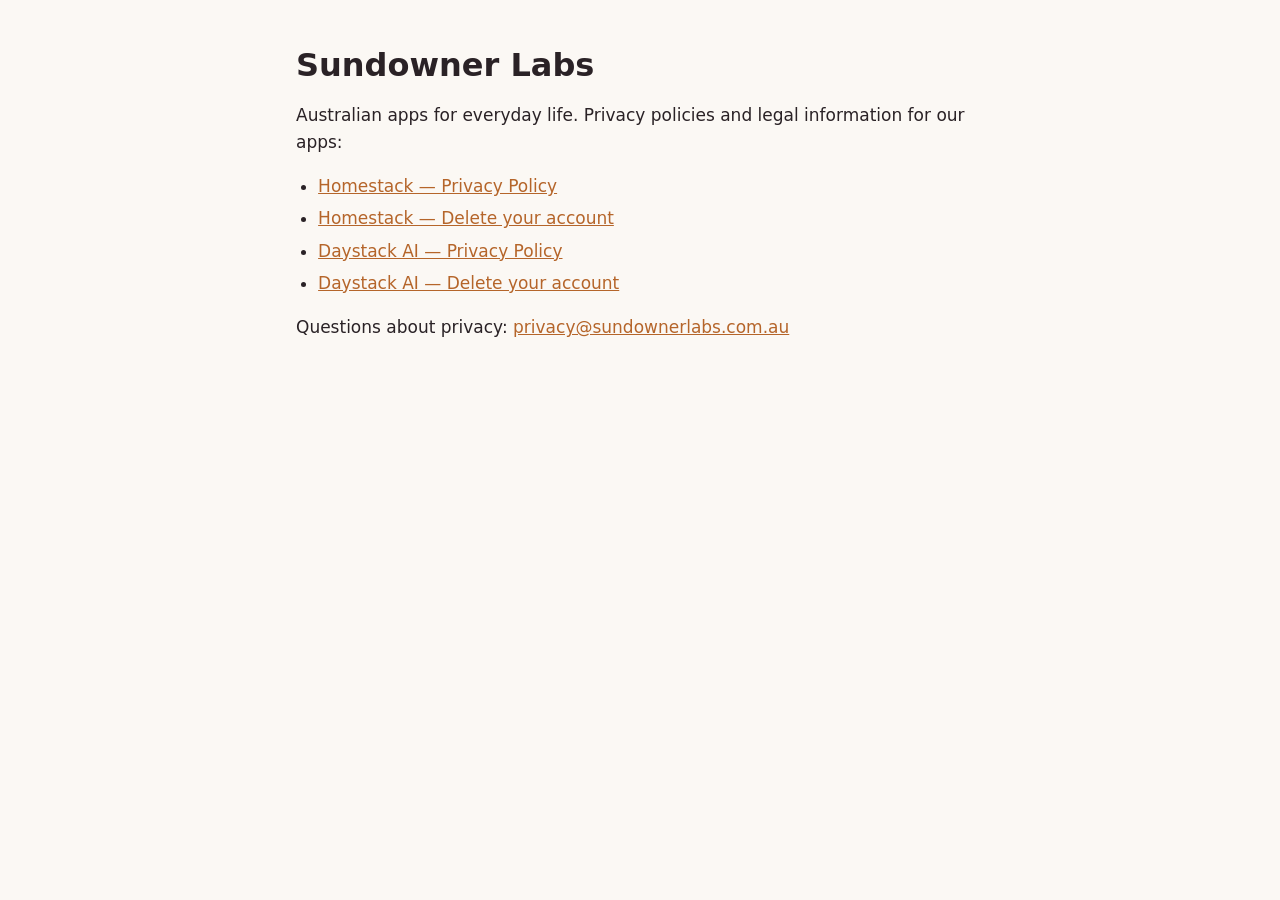
<file: index.html>
<!doctype html>
<html lang="en-AU">
<head>
  <meta charset="utf-8">
  <meta name="viewport" content="width=device-width, initial-scale=1">
  <title>Sundowner Labs</title>
  <meta name="description" content="Privacy policies and legal information for Sundowner Labs apps.">
  <link rel="stylesheet" href="style.css">
</head>
<body>
<main>
  <h1>Sundowner Labs</h1>
  <p>Australian apps for everyday life. Privacy policies and legal information for our apps:</p>
  <ul>
    <li><a href="homestack/privacy/">Homestack — Privacy Policy</a></li>
    <li><a href="homestack/delete-account/">Homestack — Delete your account</a></li>
    <li><a href="daystack/privacy/">Daystack AI — Privacy Policy</a></li>
    <li><a href="daystack/delete-account/">Daystack AI — Delete your account</a></li>
  </ul>
  <p>Questions about privacy: <a href="mailto:privacy@sundownerlabs.com.au">privacy@sundownerlabs.com.au</a></p>
</main>
</body>
</html>
</file>
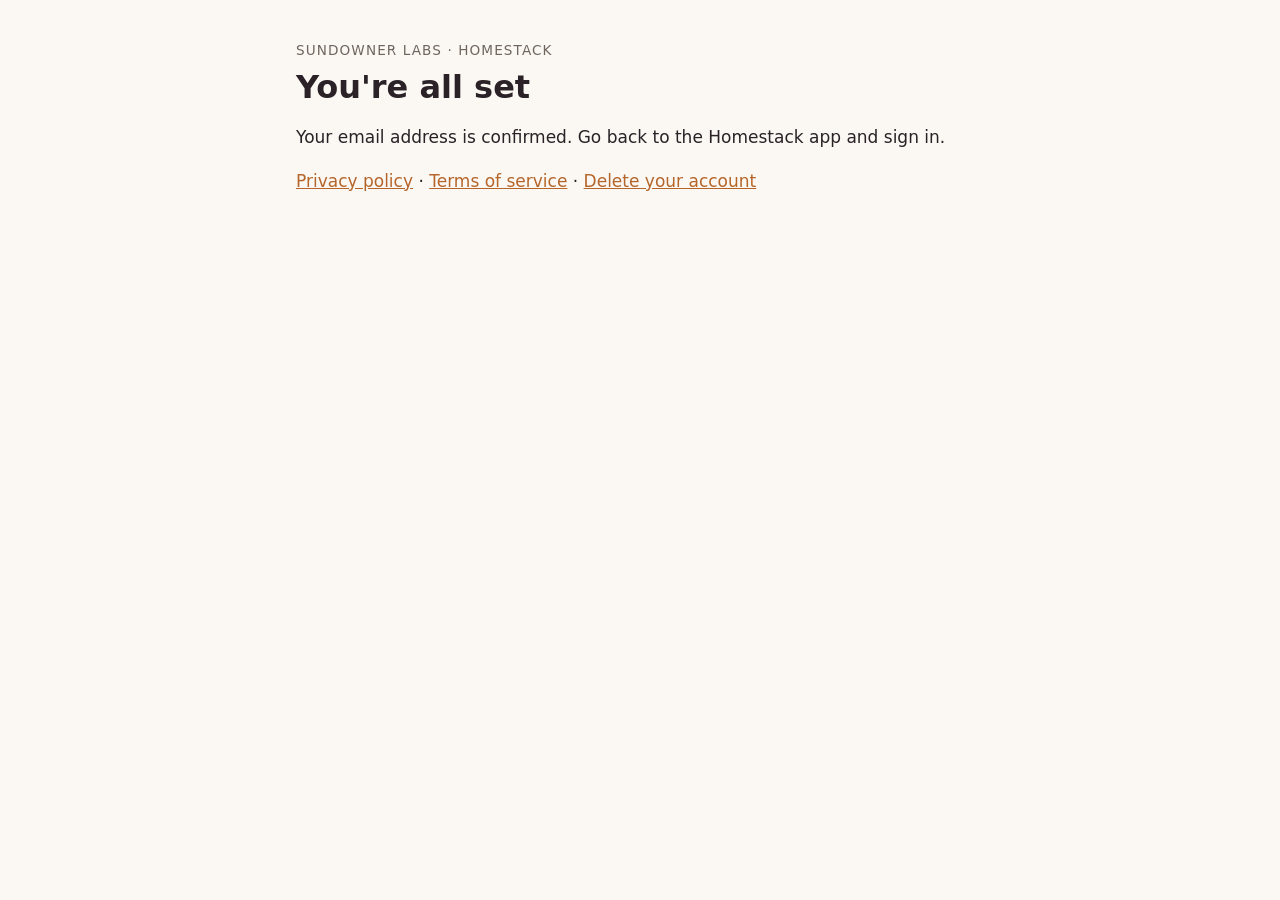
<file: homestack/index.html>
<!doctype html>
<html lang="en-AU">
<head>
  <meta charset="utf-8">
  <meta name="viewport" content="width=device-width, initial-scale=1">
  <title>Homestack</title>
  <meta name="description" content="Homestack, the family calendar app by Sundowner Labs.">
  <link rel="stylesheet" href="../style.css">
</head>
<body>
<main>
  <p class="eyebrow"><a href="../">Sundowner Labs</a> · Homestack</p>
  <h1 id="title">You're all set</h1>
  <p id="message">Your email address is confirmed. Go back to the Homestack app and sign in.</p>

  <p>
    <a href="privacy/">Privacy policy</a> ·
    <a href="terms/">Terms of service</a> ·
    <a href="delete-account/">Delete your account</a>
  </p>
</main>
<script>
  // Sign-up confirmation links land here. Supabase puts any error in the
  // address after "#", e.g. #error_code=otp_expired. Text only, never HTML.
  (function () {
    var params = new URLSearchParams(window.location.hash.slice(1) || window.location.search.slice(1));
    var code = params.get('error_code');
    if (!code && !params.get('error')) return;
    document.getElementById('title').textContent = "That link didn't work";
    document.getElementById('message').textContent = code === 'otp_expired'
      ? 'The confirmation link has expired or was already used. Open the Homestack app and sign up again with the same email address to get a new link. If you already confirmed, just sign in.'
      : 'We couldn’t confirm your email address. Open the Homestack app and try again, or email privacy@sundownerlabs.com.au for help.';
  })();
</script>
</body>
</html>
</file>
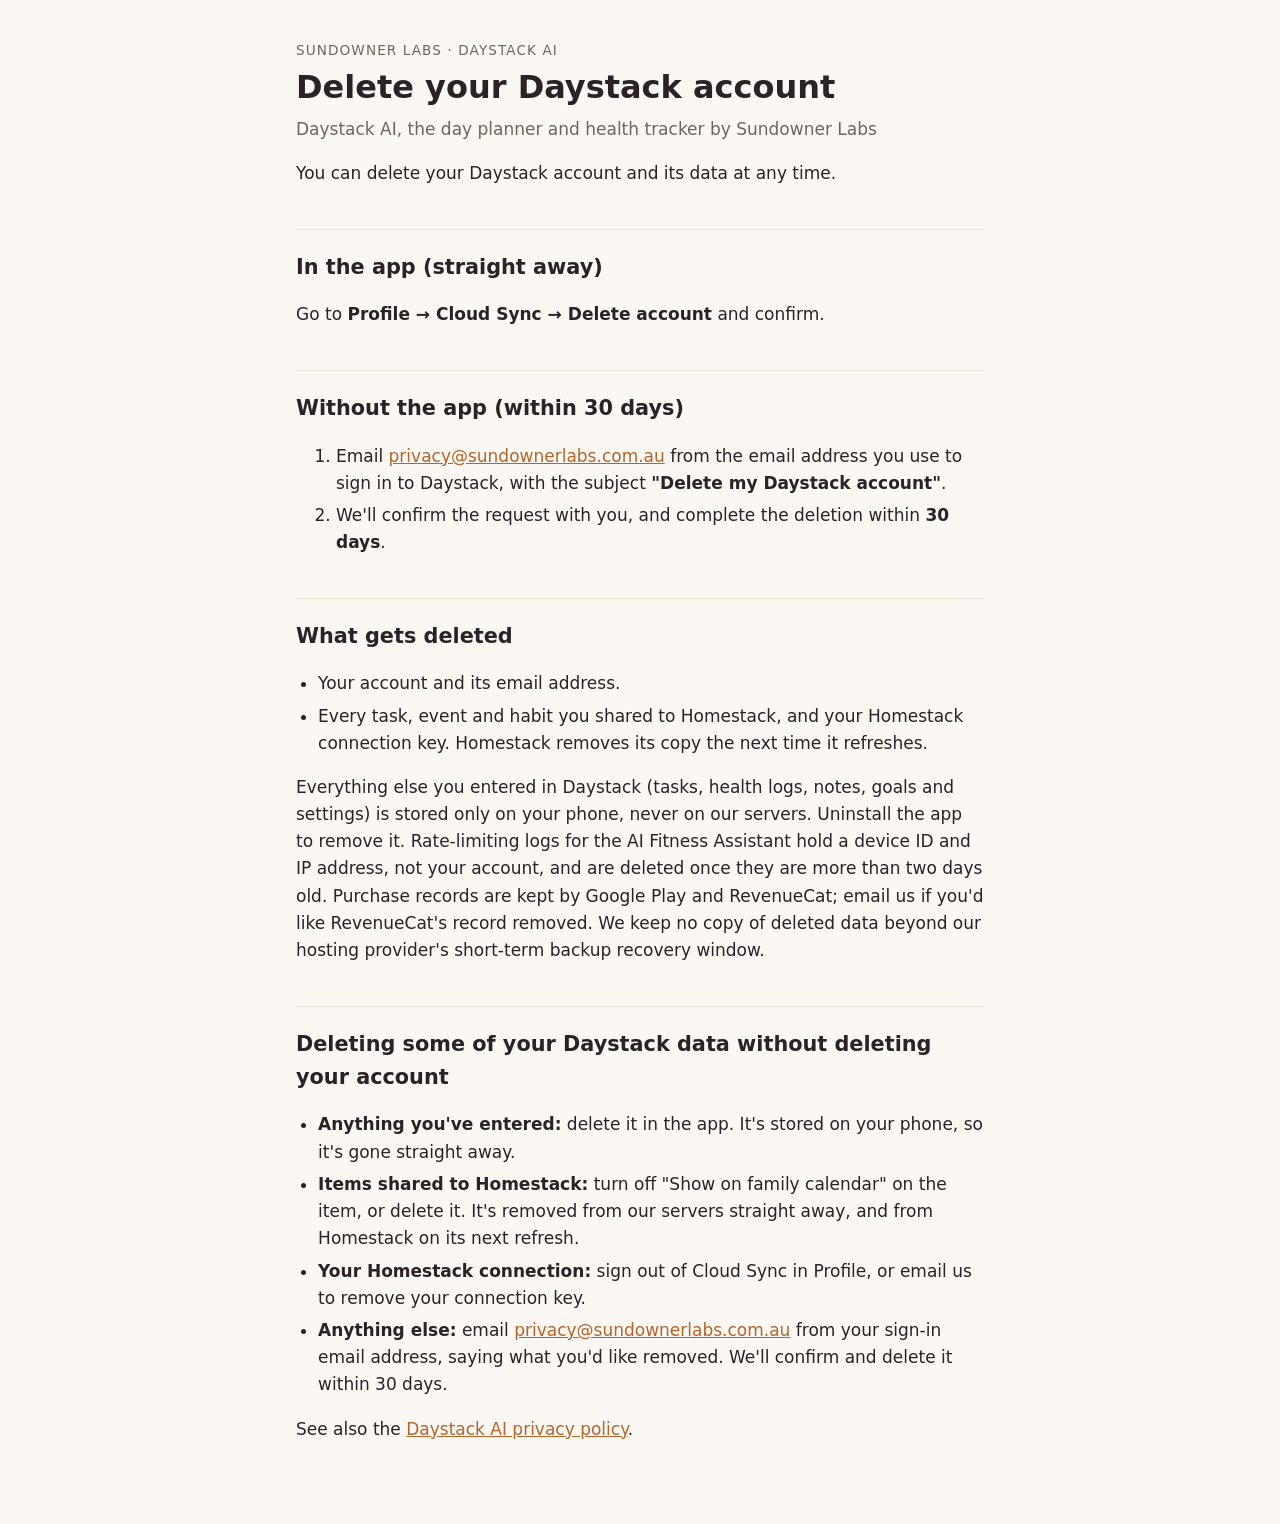
<file: daystack/delete-account/index.html>
<!doctype html>
<html lang="en-AU">
<head>
  <meta charset="utf-8">
  <meta name="viewport" content="width=device-width, initial-scale=1">
  <title>Delete your Daystack account</title>
  <meta name="description" content="How to delete your Daystack AI account, or some of your Daystack data.">
  <link rel="stylesheet" href="../../style.css">
</head>
<body>
<main>
  <p class="eyebrow"><a href="../../">Sundowner Labs</a> · Daystack AI</p>
  <h1>Delete your Daystack account</h1>
  <p class="meta">Daystack AI, the day planner and health tracker by Sundowner Labs</p>

  <p>You can delete your Daystack account and its data at any time.</p>

  <h2>In the app (straight away)</h2>
  <p>Go to <strong>Profile → Cloud Sync → Delete account</strong> and confirm.</p>

  <h2>Without the app (within 30 days)</h2>
  <ol>
    <li>Email <a href="mailto:privacy@sundownerlabs.com.au?subject=Delete%20my%20Daystack%20account">privacy@sundownerlabs.com.au</a>
    from the email address you use to sign in to Daystack, with the subject <strong>"Delete my Daystack account"</strong>.</li>
    <li>We'll confirm the request with you, and complete the deletion within <strong>30 days</strong>.</li>
  </ol>

  <h2>What gets deleted</h2>
  <ul>
    <li>Your account and its email address.</li>
    <li>Every task, event and habit you shared to Homestack, and your Homestack connection key. Homestack removes its copy
    the next time it refreshes.</li>
  </ul>
  <p>Everything else you entered in Daystack (tasks, health logs, notes, goals and settings) is stored only on your
  phone, never on our servers. Uninstall the app to remove it. Rate-limiting logs for the AI Fitness Assistant hold a
  device ID and IP address, not your account, and are deleted once they are more than two days old. Purchase records are
  kept by Google Play and RevenueCat; email us if you'd like RevenueCat's record removed. We keep no copy of deleted data
  beyond our hosting provider's short-term backup recovery window.</p>

  <h2 id="delete-some-data">Deleting some of your Daystack data without deleting your account</h2>
  <ul>
    <li><strong>Anything you've entered:</strong> delete it in the app. It's stored on your phone, so it's gone
    straight away.</li>
    <li><strong>Items shared to Homestack:</strong> turn off "Show on family calendar" on the item, or delete it. It's
    removed from our servers straight away, and from Homestack on its next refresh.</li>
    <li><strong>Your Homestack connection:</strong> sign out of Cloud Sync in Profile, or email us to remove your
    connection key.</li>
    <li><strong>Anything else:</strong> email
    <a href="mailto:privacy@sundownerlabs.com.au?subject=Delete%20some%20of%20my%20Daystack%20data">privacy@sundownerlabs.com.au</a>
    from your sign-in email address, saying what you'd like removed. We'll confirm and delete it within 30 days.</li>
  </ul>

  <p>See also the <a href="../privacy/">Daystack AI privacy policy</a>.</p>
</main>
</body>
</html>
</file>
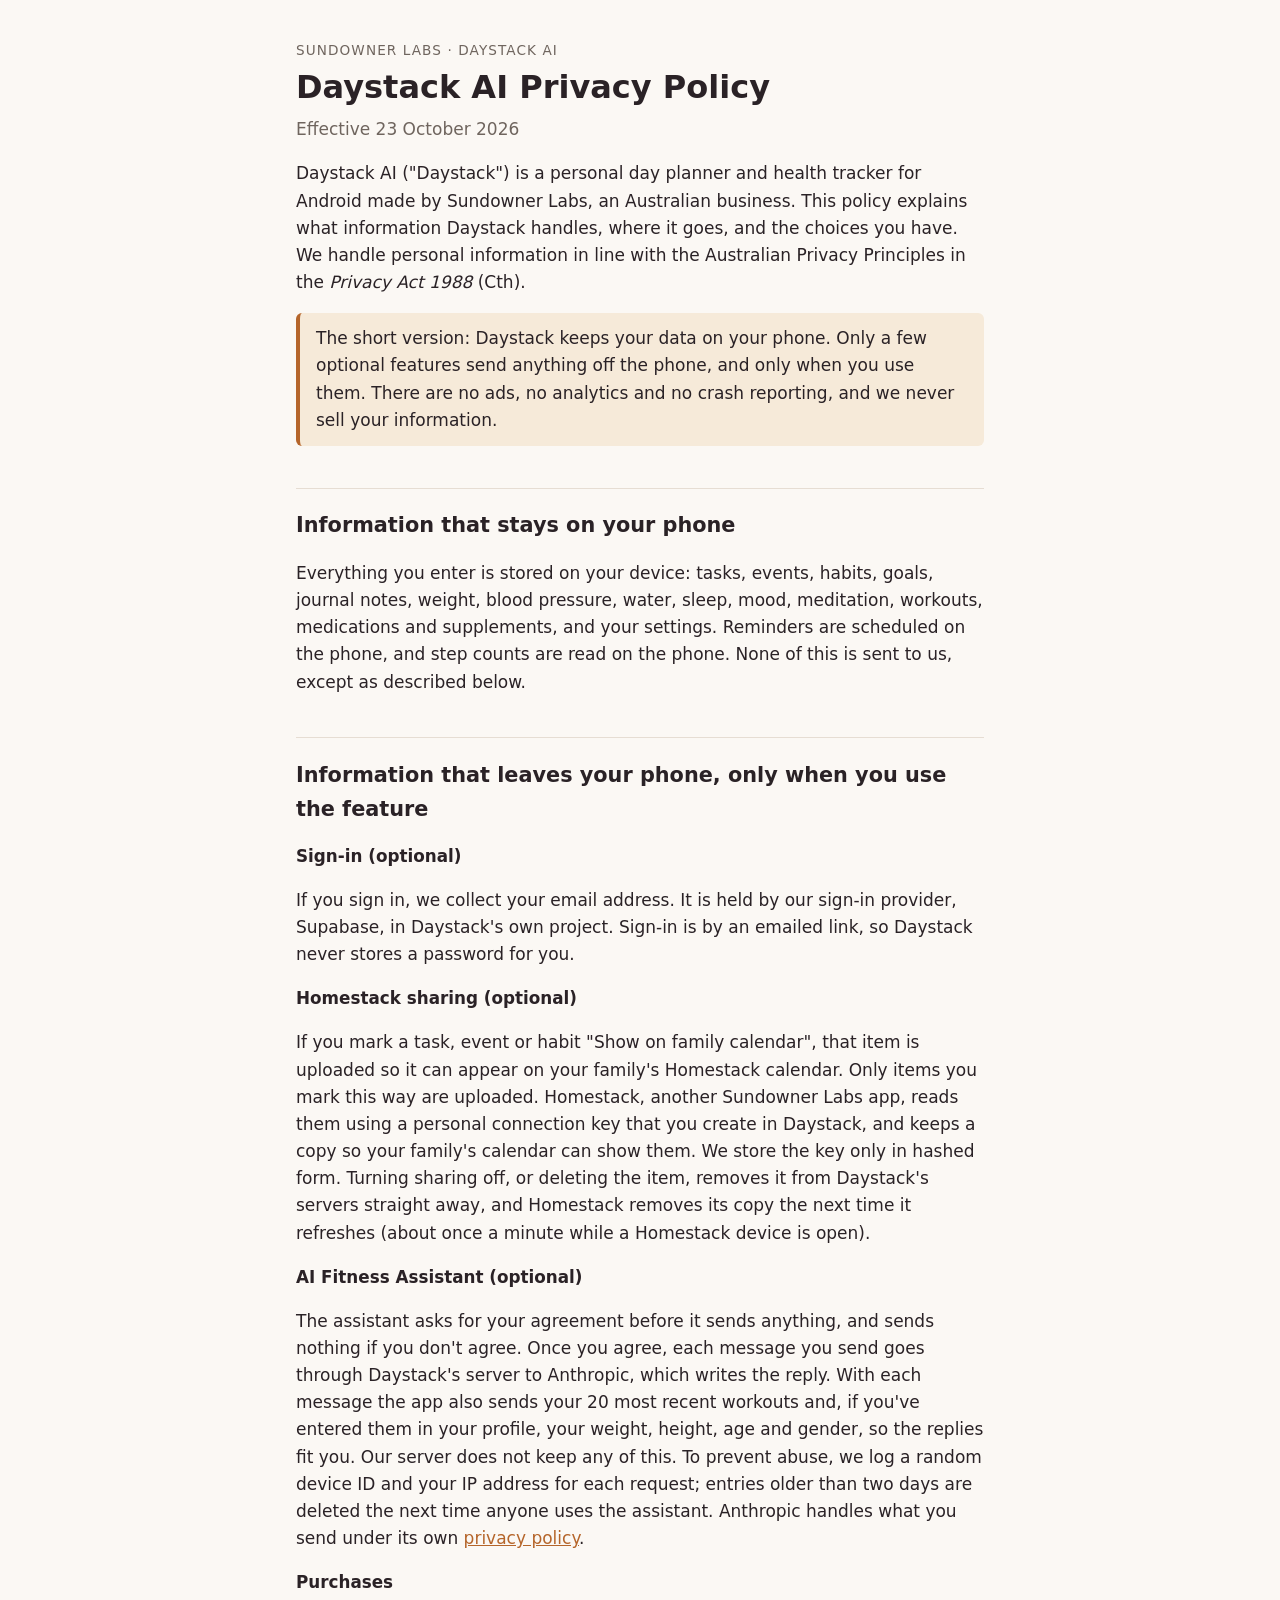
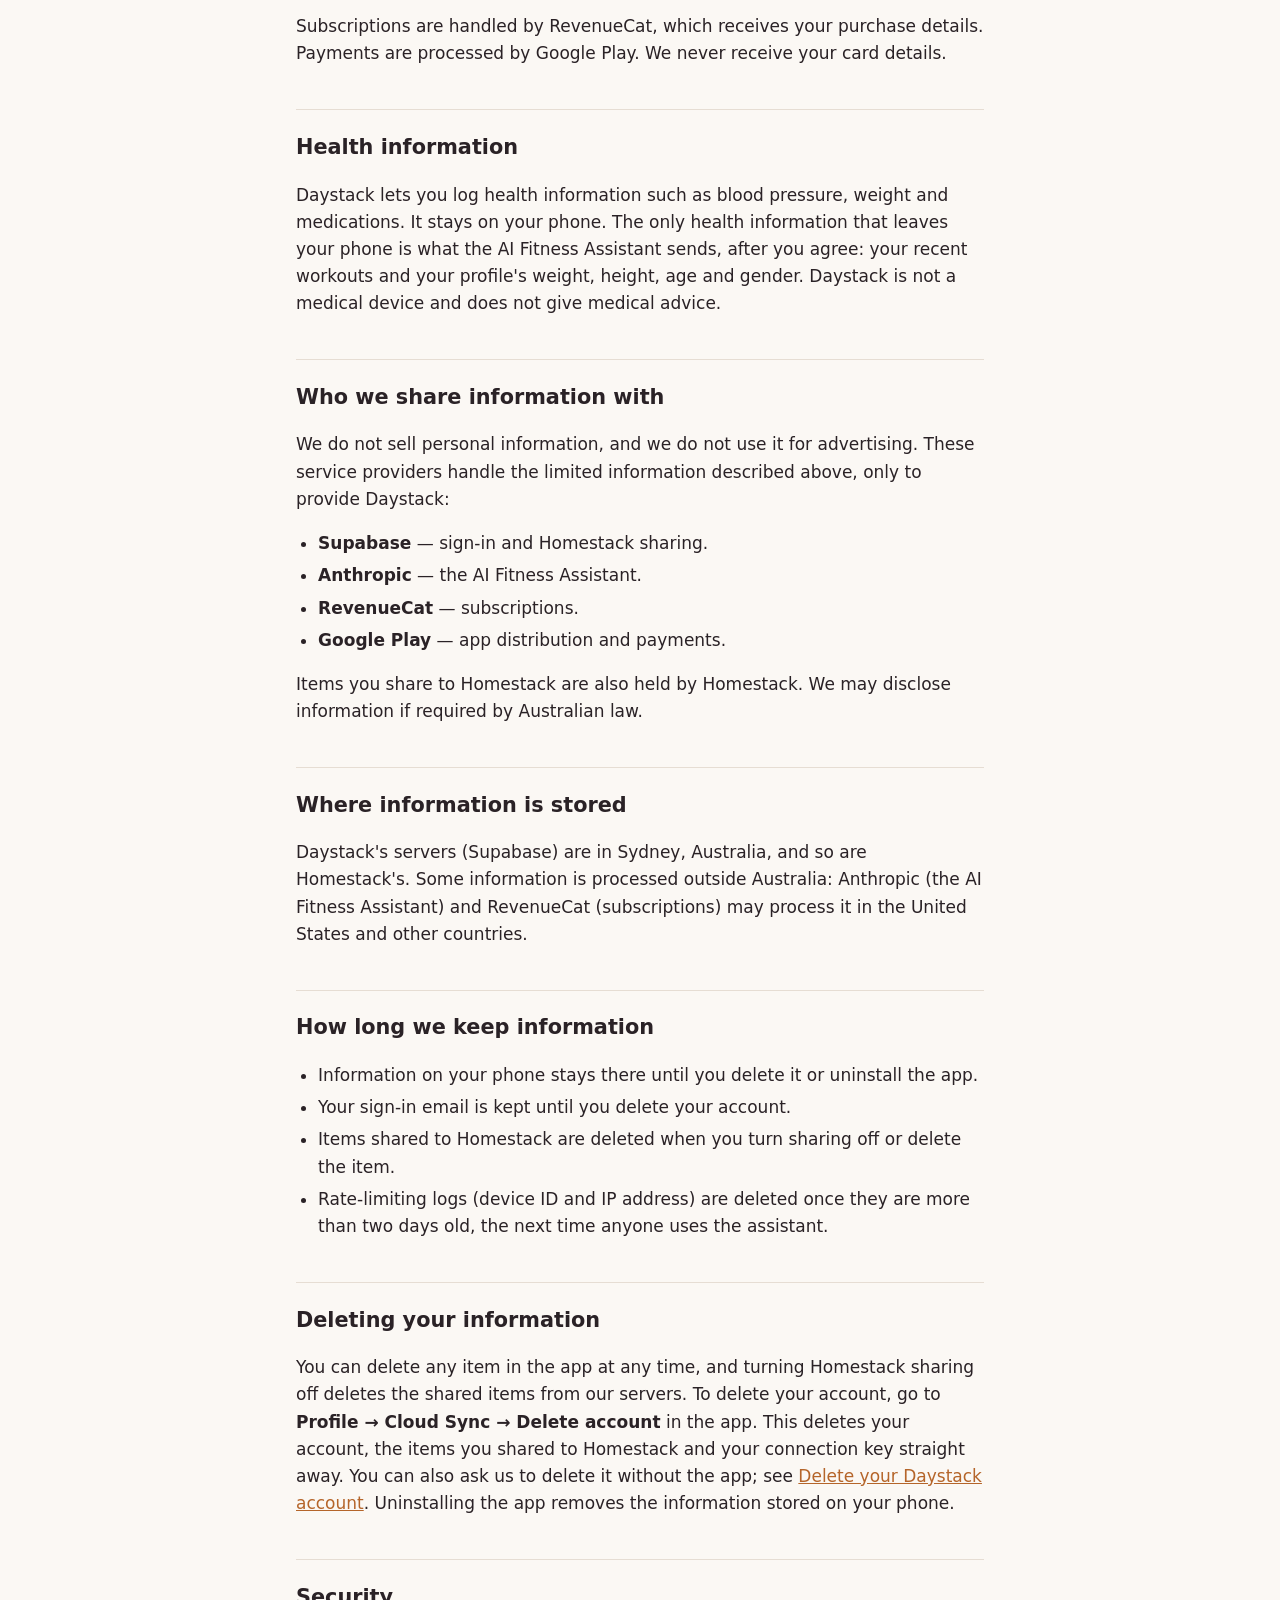
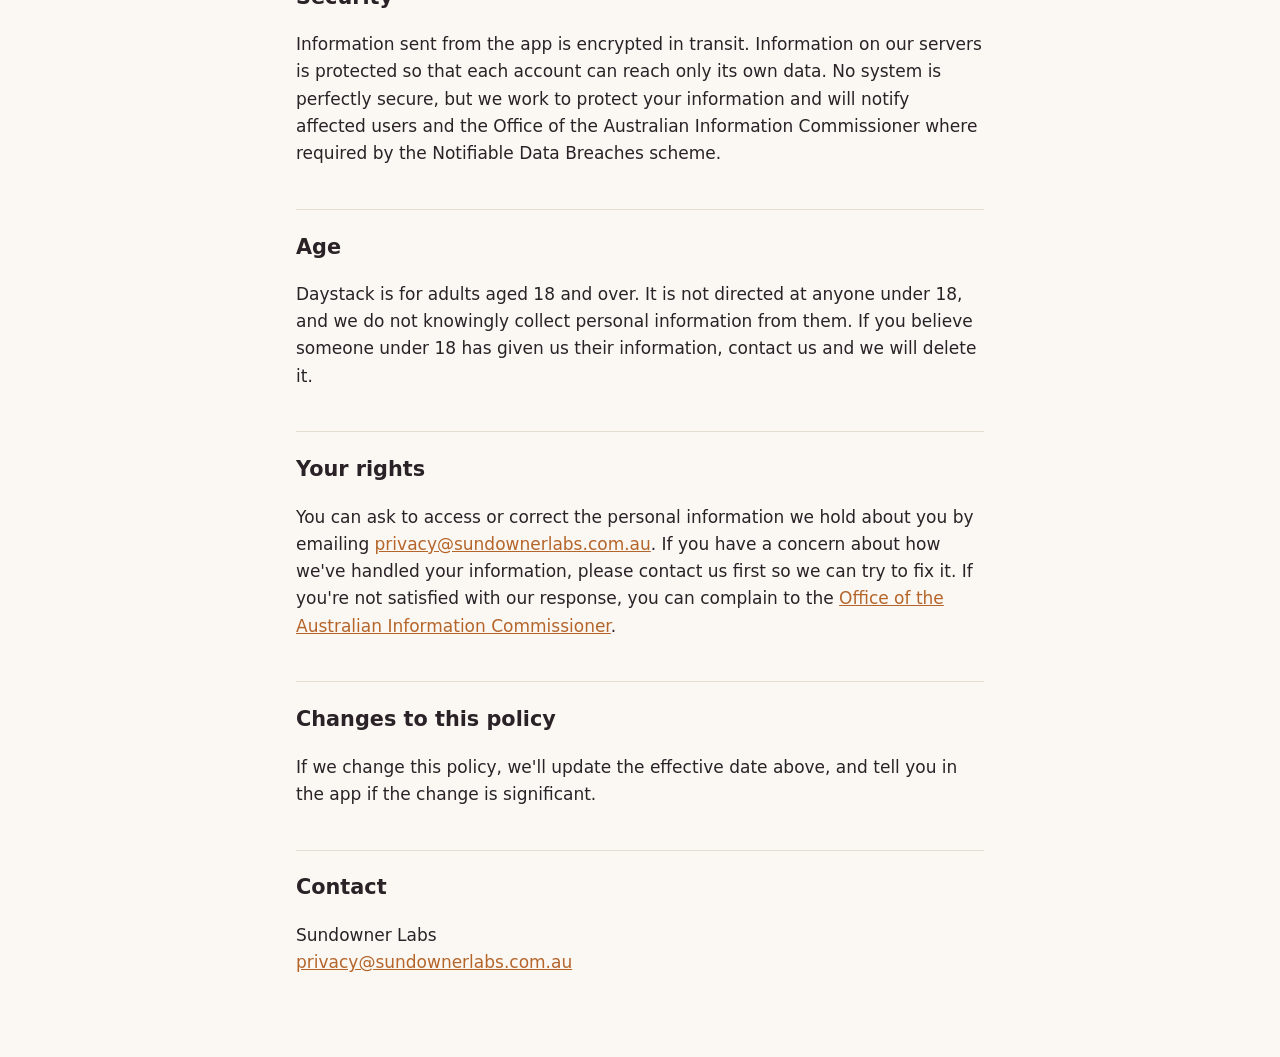
<file: daystack/privacy/index.html>
<!doctype html>
<html lang="en-AU">
<head>
  <meta charset="utf-8">
  <meta name="viewport" content="width=device-width, initial-scale=1">
  <title>Daystack AI Privacy Policy</title>
  <meta name="description" content="How Daystack AI, the day planner and health tracker by Sundowner Labs, handles your information.">
  <link rel="stylesheet" href="../../style.css">
</head>
<body>
<main>
  <p class="eyebrow"><a href="../../">Sundowner Labs</a> · Daystack AI</p>
  <h1>Daystack AI Privacy Policy</h1>
  <p class="meta">Effective 23 October 2026</p>

  <p>Daystack AI ("Daystack") is a personal day planner and health tracker for Android made by Sundowner Labs, an
  Australian business. This policy explains what information Daystack handles, where it goes, and the choices you have.
  We handle personal information in line with the Australian Privacy Principles in the <em>Privacy Act 1988</em>
  (Cth).</p>

  <p class="callout">The short version: Daystack keeps your data on your phone. Only a few optional features send
  anything off the phone, and only when you use them. There are no ads, no analytics and no crash reporting, and we never
  sell your information.</p>

  <h2>Information that stays on your phone</h2>
  <p>Everything you enter is stored on your device: tasks, events, habits, goals, journal notes, weight, blood pressure,
  water, sleep, mood, meditation, workouts, medications and supplements, and your settings. Reminders are scheduled on
  the phone, and step counts are read on the phone. None of this is sent to us, except as described below.</p>

  <h2>Information that leaves your phone, only when you use the feature</h2>

  <h3>Sign-in (optional)</h3>
  <p>If you sign in, we collect your email address. It is held by our sign-in provider, Supabase, in Daystack's own
  project. Sign-in is by an emailed link, so Daystack never stores a password for you.</p>

  <h3>Homestack sharing (optional)</h3>
  <p>If you mark a task, event or habit "Show on family calendar", that item is uploaded so it can appear on your
  family's Homestack calendar. Only items you mark this way are uploaded. Homestack, another Sundowner Labs app, reads
  them using a personal connection key that you create in Daystack, and keeps a copy so your family's calendar can show
  them. We store the key only in hashed form. Turning sharing off, or deleting the item, removes it from Daystack's
  servers straight away, and Homestack removes its copy the next time it refreshes (about once a minute while a Homestack
  device is open).</p>

  <h3>AI Fitness Assistant (optional)</h3>
  <p>The assistant asks for your agreement before it sends anything, and sends nothing if you don't agree. Once you
  agree, each message you send goes through Daystack's server to Anthropic, which writes the reply. With each message the
  app also sends your 20 most recent workouts and, if you've entered them in your profile, your weight, height, age and
  gender, so the replies fit you. Our server does not keep any of this. To prevent abuse, we log a random device ID and
  your IP address for each request; entries older than two days are deleted the next time anyone uses the assistant.
  Anthropic handles what you send under its own <a href="https://www.anthropic.com/legal/privacy">privacy policy</a>.</p>

  <h3>Purchases</h3>
  <p>Subscriptions are handled by RevenueCat, which receives your purchase details. Payments are processed by Google
  Play. We never receive your card details.</p>

  <h2>Health information</h2>
  <p>Daystack lets you log health information such as blood pressure, weight and medications. It stays on your phone.
  The only health information that leaves your phone is what the AI Fitness Assistant sends, after you agree: your recent
  workouts and your profile's weight, height, age and gender. Daystack is not a medical device and does not give medical
  advice.</p>

  <h2>Who we share information with</h2>
  <p>We do not sell personal information, and we do not use it for advertising. These service providers handle the
  limited information described above, only to provide Daystack:</p>
  <ul>
    <li><strong>Supabase</strong> — sign-in and Homestack sharing.</li>
    <li><strong>Anthropic</strong> — the AI Fitness Assistant.</li>
    <li><strong>RevenueCat</strong> — subscriptions.</li>
    <li><strong>Google Play</strong> — app distribution and payments.</li>
  </ul>
  <p>Items you share to Homestack are also held by Homestack. We may disclose information if required by Australian
  law.</p>

  <h2>Where information is stored</h2>
  <p>Daystack's servers (Supabase) are in Sydney, Australia, and so are Homestack's. Some information is processed
  outside Australia: Anthropic (the AI Fitness Assistant) and RevenueCat (subscriptions) may process it in the United
  States and other countries.</p>

  <h2>How long we keep information</h2>
  <ul>
    <li>Information on your phone stays there until you delete it or uninstall the app.</li>
    <li>Your sign-in email is kept until you delete your account.</li>
    <li>Items shared to Homestack are deleted when you turn sharing off or delete the item.</li>
    <li>Rate-limiting logs (device ID and IP address) are deleted once they are more than two days old, the next time
    anyone uses the assistant.</li>
  </ul>

  <h2>Deleting your information</h2>
  <p>You can delete any item in the app at any time, and turning Homestack sharing off deletes the shared items from our
  servers. To delete your account, go to <strong>Profile → Cloud Sync → Delete account</strong> in the app. This deletes
  your account, the items you shared to Homestack and your connection key straight away. You can also ask us to delete it
  without the app; see <a href="../delete-account/">Delete your Daystack account</a>. Uninstalling the app removes the
  information stored on your phone.</p>

  <h2>Security</h2>
  <p>Information sent from the app is encrypted in transit. Information on our servers is protected so that each account
  can reach only its own data. No system is perfectly secure, but we work to protect your information and will notify
  affected users and the Office of the Australian Information Commissioner where required by the Notifiable Data
  Breaches scheme.</p>

  <h2>Age</h2>
  <p>Daystack is for adults aged 18 and over. It is not directed at anyone under 18, and we do not knowingly collect
  personal information from them. If you believe someone under 18 has given us their information, contact us and we will
  delete it.</p>

  <h2>Your rights</h2>
  <p>You can ask to access or correct the personal information we hold about you by emailing
  <a href="mailto:privacy@sundownerlabs.com.au">privacy@sundownerlabs.com.au</a>. If you have a concern about how we've
  handled your information, please contact us first so we can try to fix it. If you're not satisfied with our response,
  you can complain to the <a href="https://www.oaic.gov.au/">Office of the Australian Information Commissioner</a>.</p>

  <h2>Changes to this policy</h2>
  <p>If we change this policy, we'll update the effective date above, and tell you in the app if the change is
  significant.</p>

  <h2>Contact</h2>
  <p>Sundowner Labs<br>
  <a href="mailto:privacy@sundownerlabs.com.au">privacy@sundownerlabs.com.au</a></p>
</main>
</body>
</html>
</file>
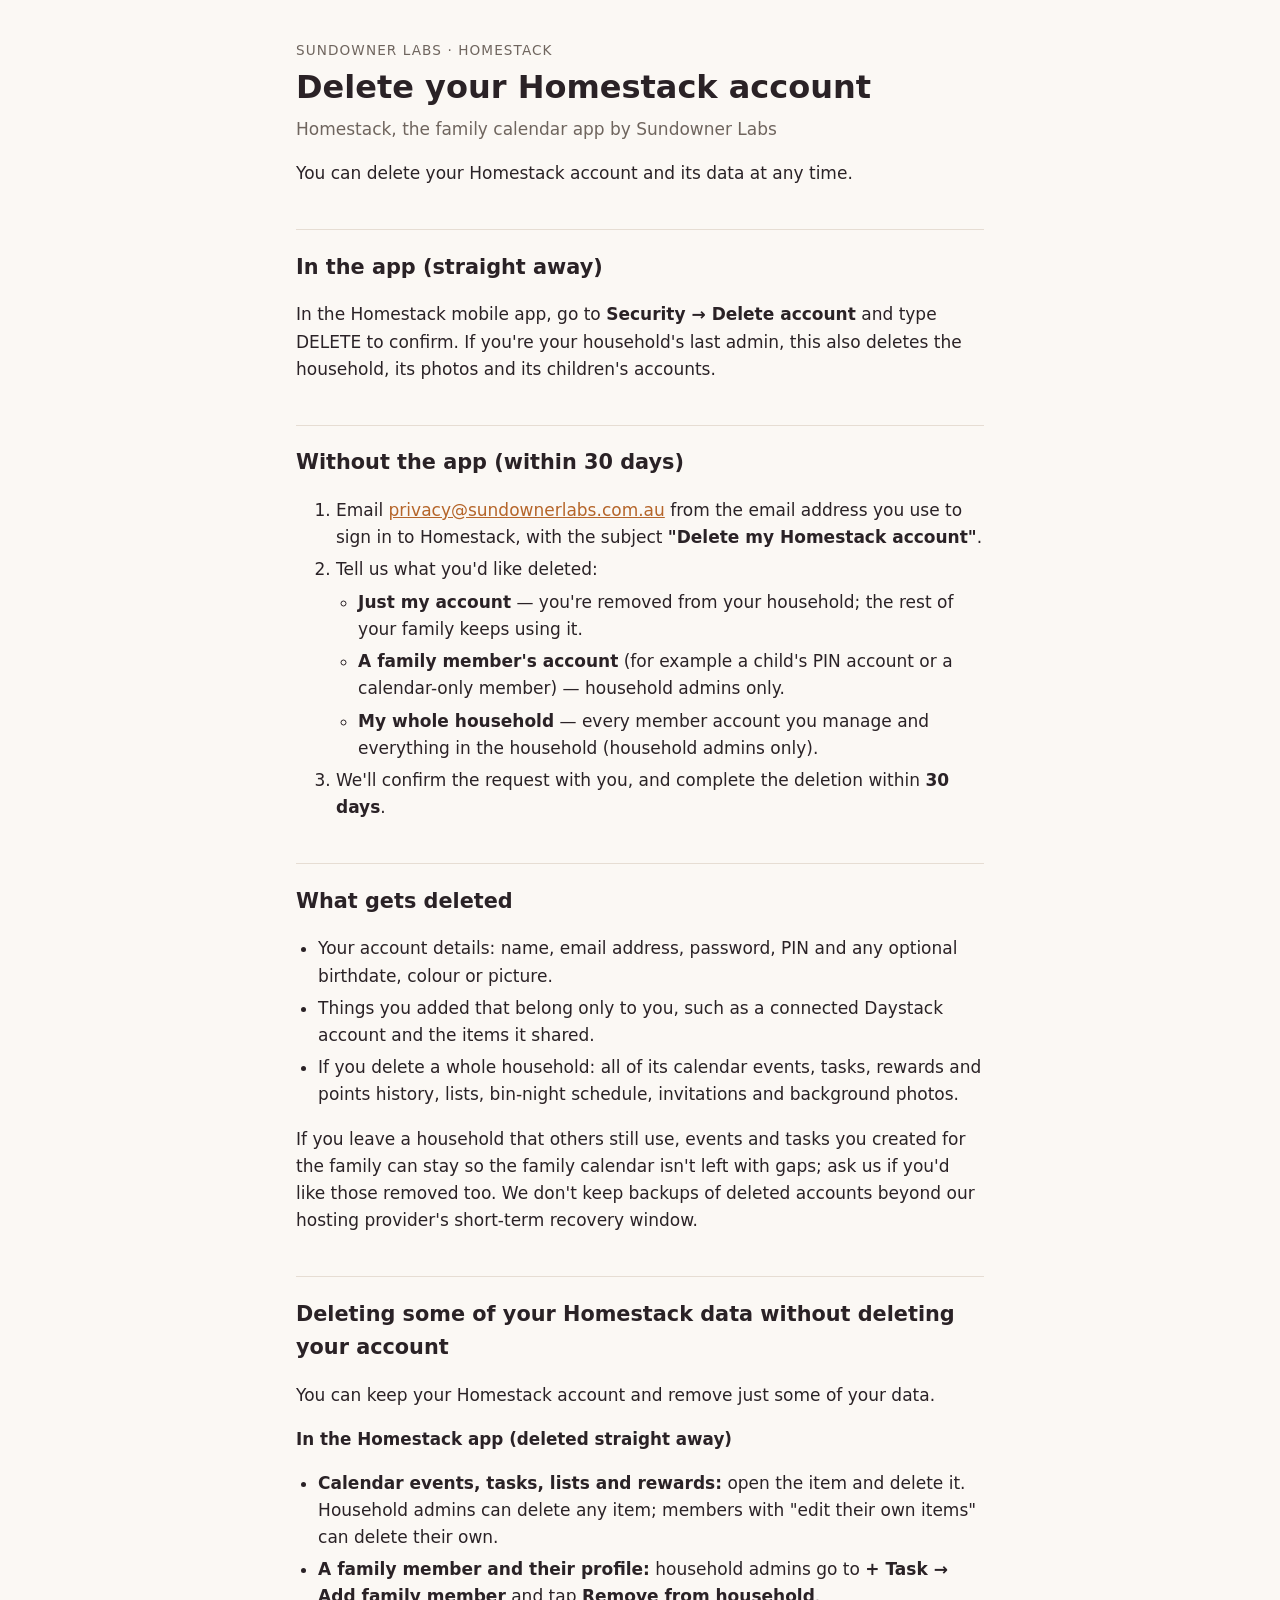
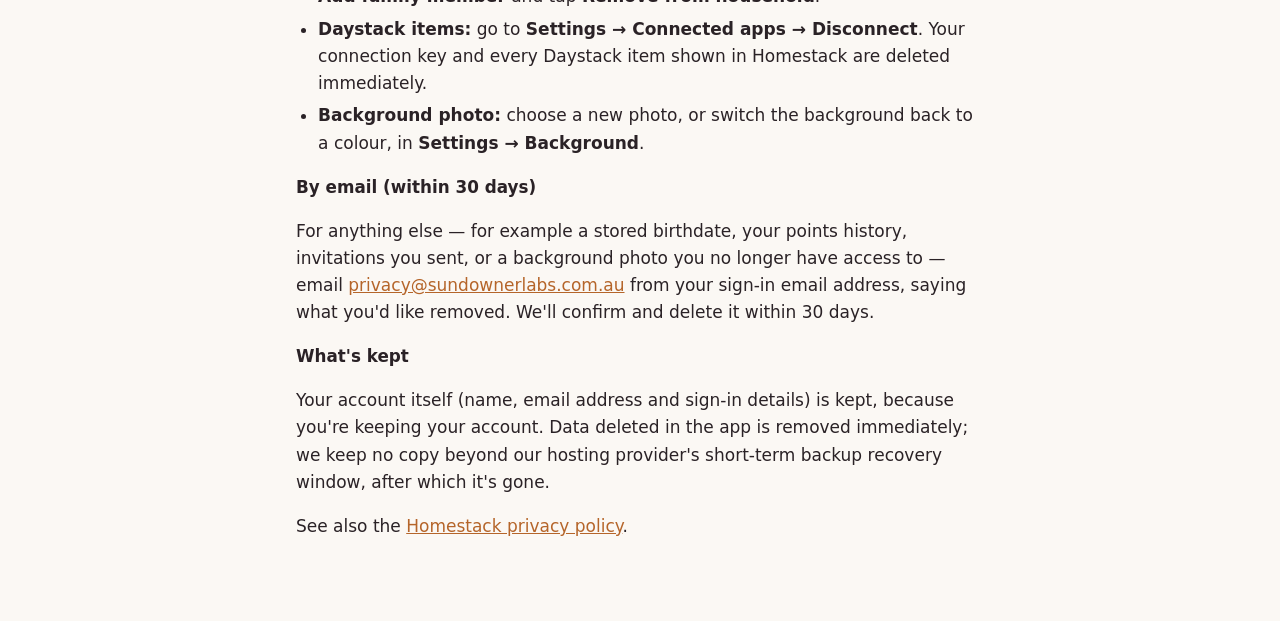
<file: homestack/delete-account/index.html>
<!doctype html>
<html lang="en-AU">
<head>
  <meta charset="utf-8">
  <meta name="viewport" content="width=device-width, initial-scale=1">
  <title>Delete your Homestack account</title>
  <meta name="description" content="How to delete your Homestack account, a family member's account, or your whole household and its data.">
  <link rel="stylesheet" href="../../style.css">
</head>
<body>
<main>
  <p class="eyebrow"><a href="../../">Sundowner Labs</a> · Homestack</p>
  <h1>Delete your Homestack account</h1>
  <p class="meta">Homestack, the family calendar app by Sundowner Labs</p>

  <p>You can delete your Homestack account and its data at any time.</p>

  <h2>In the app (straight away)</h2>
  <p>In the Homestack mobile app, go to <strong>Security → Delete account</strong> and type DELETE to confirm. If you're
  your household's last admin, this also deletes the household, its photos and its children's accounts.</p>

  <h2>Without the app (within 30 days)</h2>
  <ol>
    <li>Email <a href="mailto:privacy@sundownerlabs.com.au?subject=Delete%20my%20Homestack%20account">privacy@sundownerlabs.com.au</a>
    from the email address you use to sign in to Homestack, with the subject <strong>"Delete my Homestack account"</strong>.</li>
    <li>Tell us what you'd like deleted:
      <ul>
        <li><strong>Just my account</strong> — you're removed from your household; the rest of your family keeps using it.</li>
        <li><strong>A family member's account</strong> (for example a child's PIN account or a calendar-only member) —
        household admins only.</li>
        <li><strong>My whole household</strong> — every member account you manage and everything in the household
        (household admins only).</li>
      </ul>
    </li>
    <li>We'll confirm the request with you, and complete the deletion within <strong>30 days</strong>.</li>
  </ol>

  <h2>What gets deleted</h2>
  <ul>
    <li>Your account details: name, email address, password, PIN and any optional birthdate, colour or picture.</li>
    <li>Things you added that belong only to you, such as a connected Daystack account and the items it shared.</li>
    <li>If you delete a whole household: all of its calendar events, tasks, rewards and points history, lists, bin-night
    schedule, invitations and background photos.</li>
  </ul>
  <p>If you leave a household that others still use, events and tasks you created for the family can stay so the family
  calendar isn't left with gaps; ask us if you'd like those removed too. We don't keep backups of deleted accounts
  beyond our hosting provider's short-term recovery window.</p>

  <h2 id="delete-some-data">Deleting some of your Homestack data without deleting your account</h2>
  <p>You can keep your Homestack account and remove just some of your data.</p>

  <h3>In the Homestack app (deleted straight away)</h3>
  <ul>
    <li><strong>Calendar events, tasks, lists and rewards:</strong> open the item and delete it. Household admins can delete
    any item; members with "edit their own items" can delete their own.</li>
    <li><strong>A family member and their profile:</strong> household admins go to <strong>+ Task → Add family member</strong>
    and tap <strong>Remove from household</strong>.</li>
    <li><strong>Daystack items:</strong> go to <strong>Settings → Connected apps → Disconnect</strong>. Your connection key
    and every Daystack item shown in Homestack are deleted immediately.</li>
    <li><strong>Background photo:</strong> choose a new photo, or switch the background back to a colour, in
    <strong>Settings → Background</strong>.</li>
  </ul>

  <h3>By email (within 30 days)</h3>
  <p>For anything else — for example a stored birthdate, your points history, invitations you sent, or a background photo
  you no longer have access to — email <a href="mailto:privacy@sundownerlabs.com.au?subject=Delete%20some%20of%20my%20Homestack%20data">privacy@sundownerlabs.com.au</a>
  from your sign-in email address, saying what you'd like removed. We'll confirm and delete it within 30 days.</p>

  <h3>What's kept</h3>
  <p>Your account itself (name, email address and sign-in details) is kept, because you're keeping your account. Data
  deleted in the app is removed immediately; we keep no copy beyond our hosting provider's short-term backup recovery
  window, after which it's gone.</p>

  <p>See also the <a href="../privacy/">Homestack privacy policy</a>.</p>
</main>
</body>
</html>
</file>
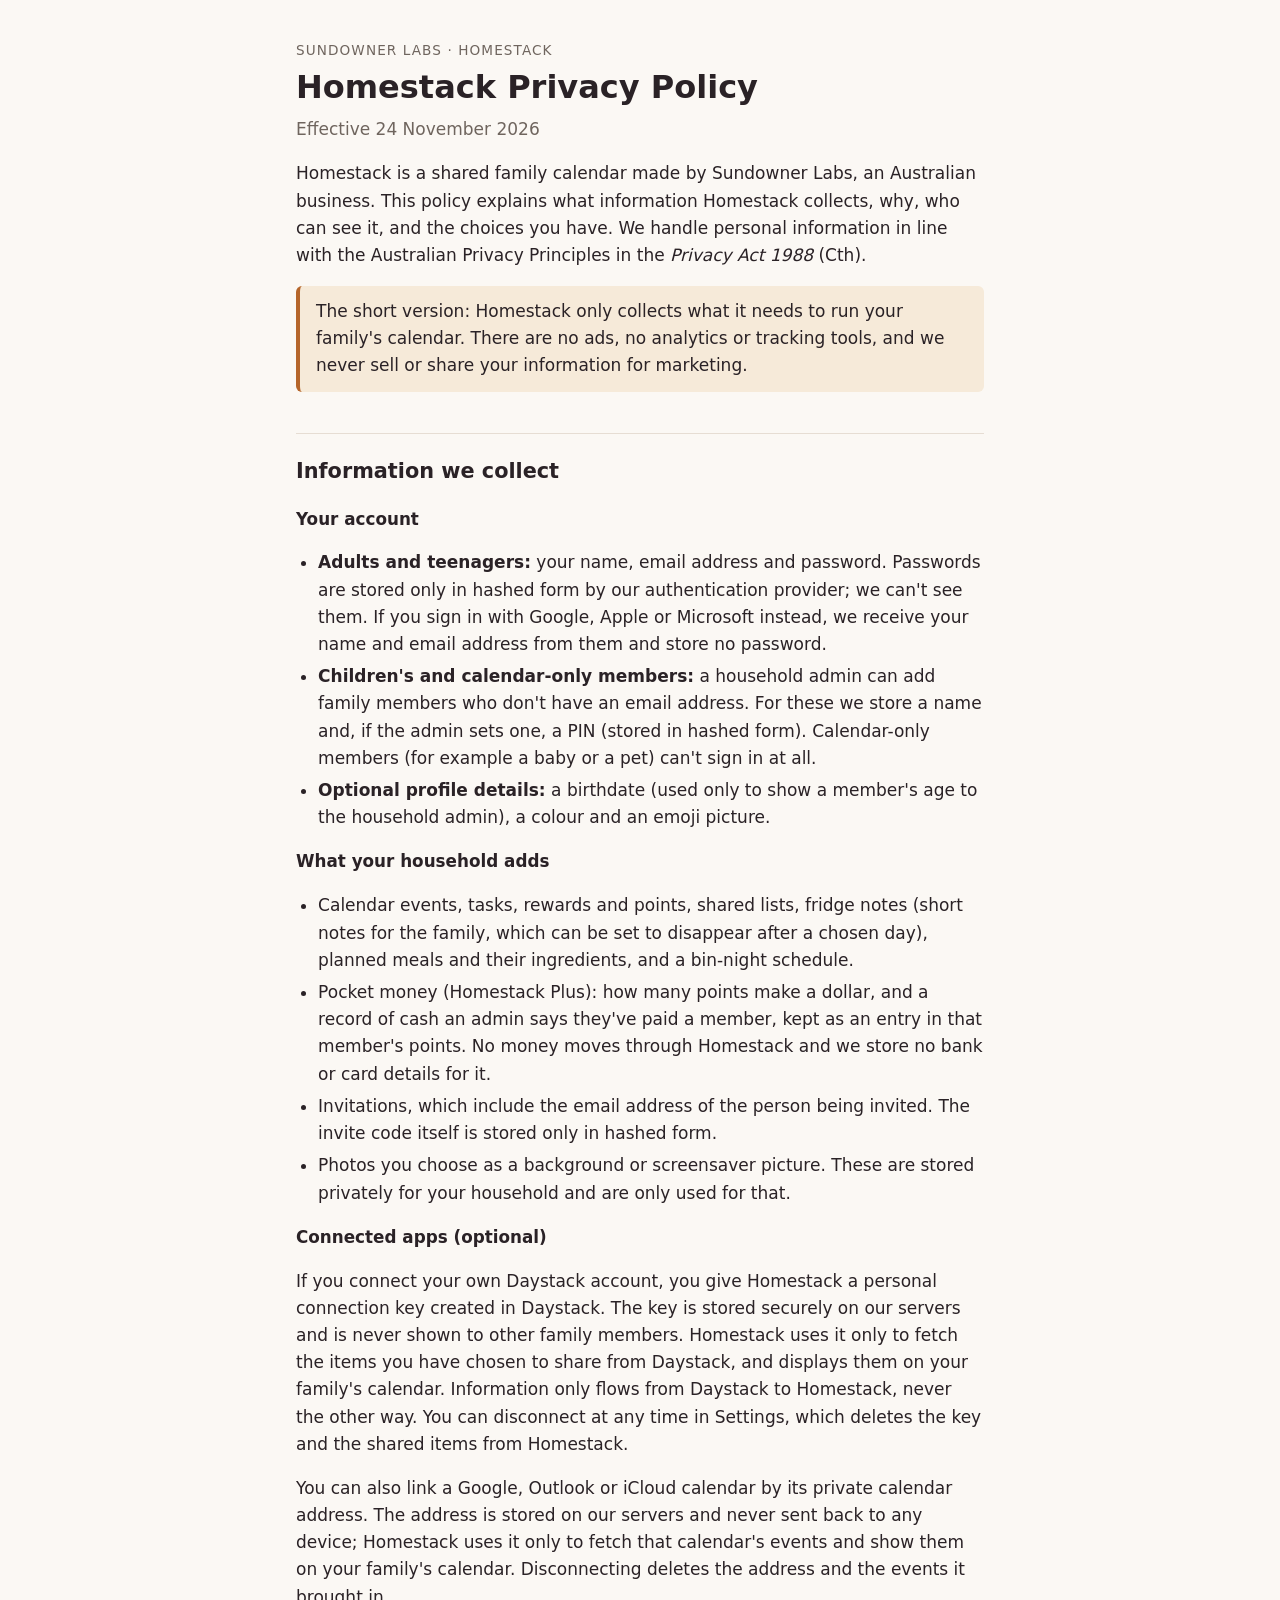
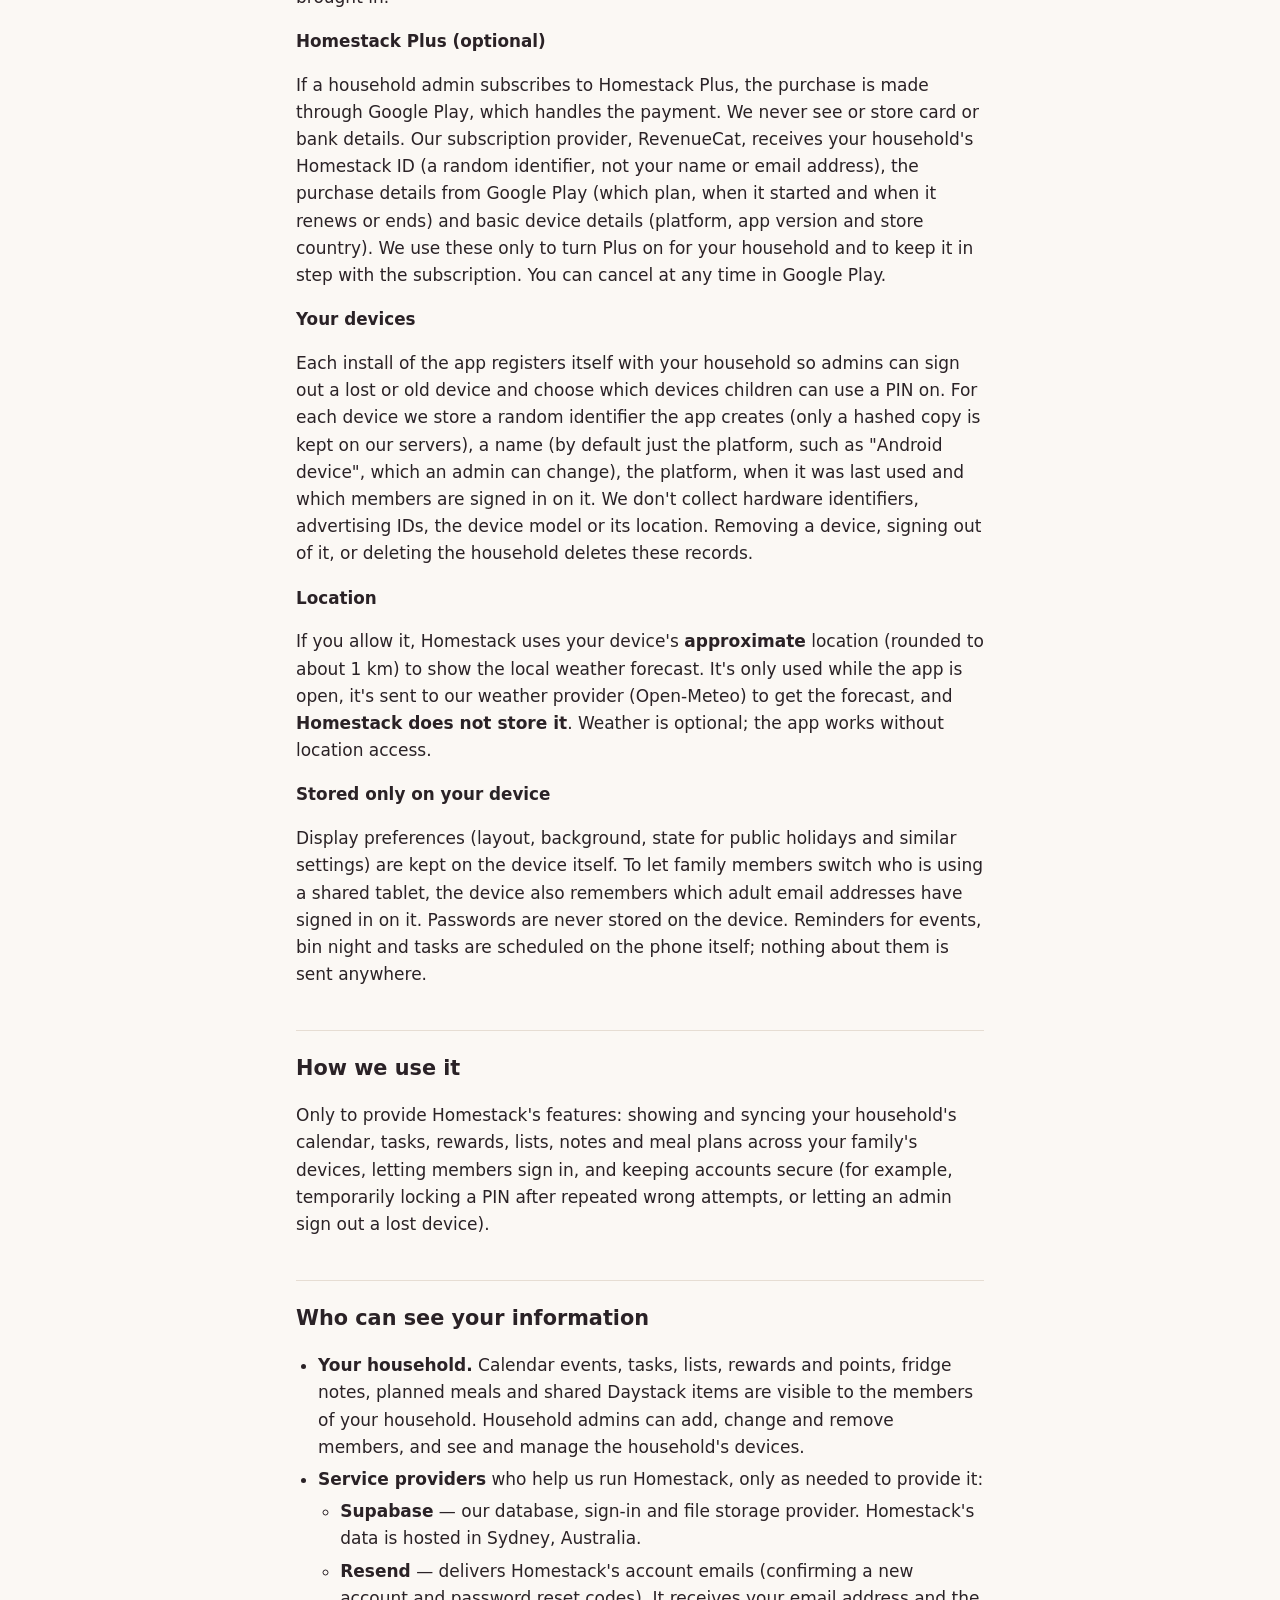
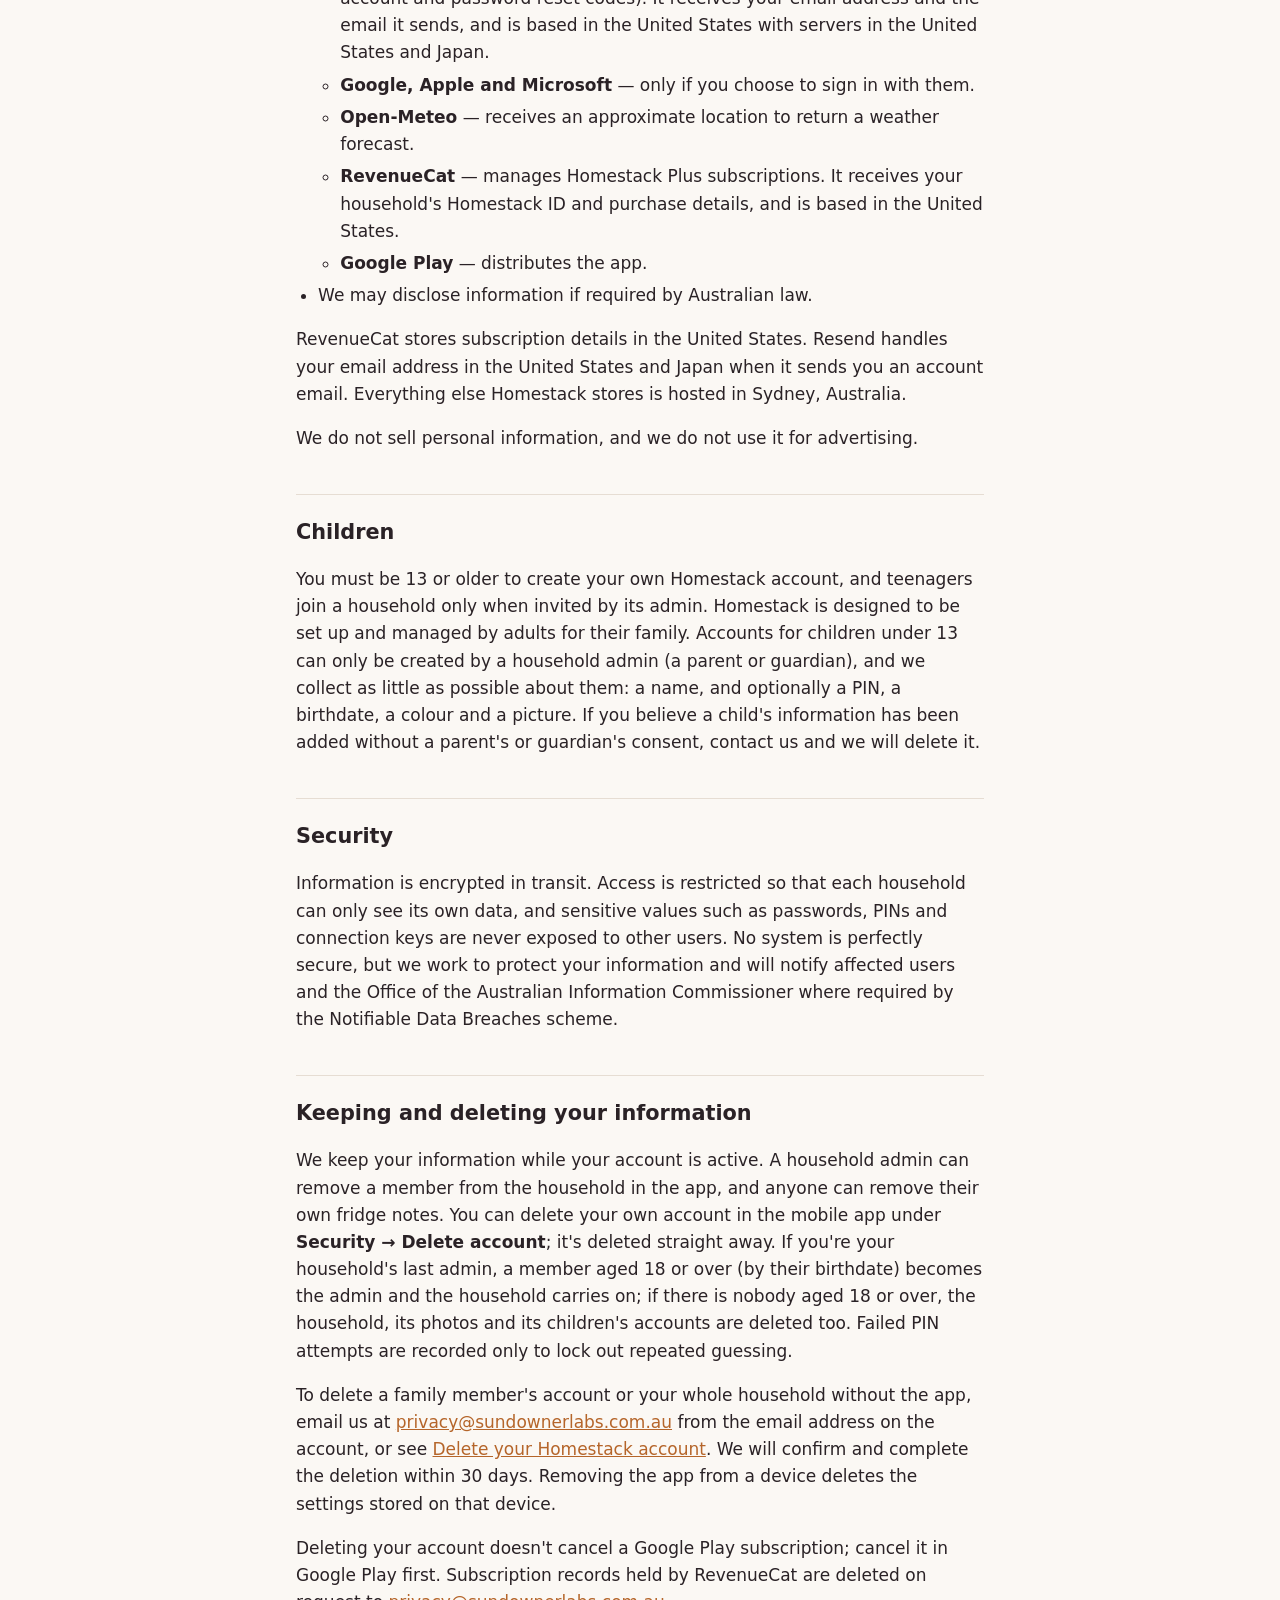
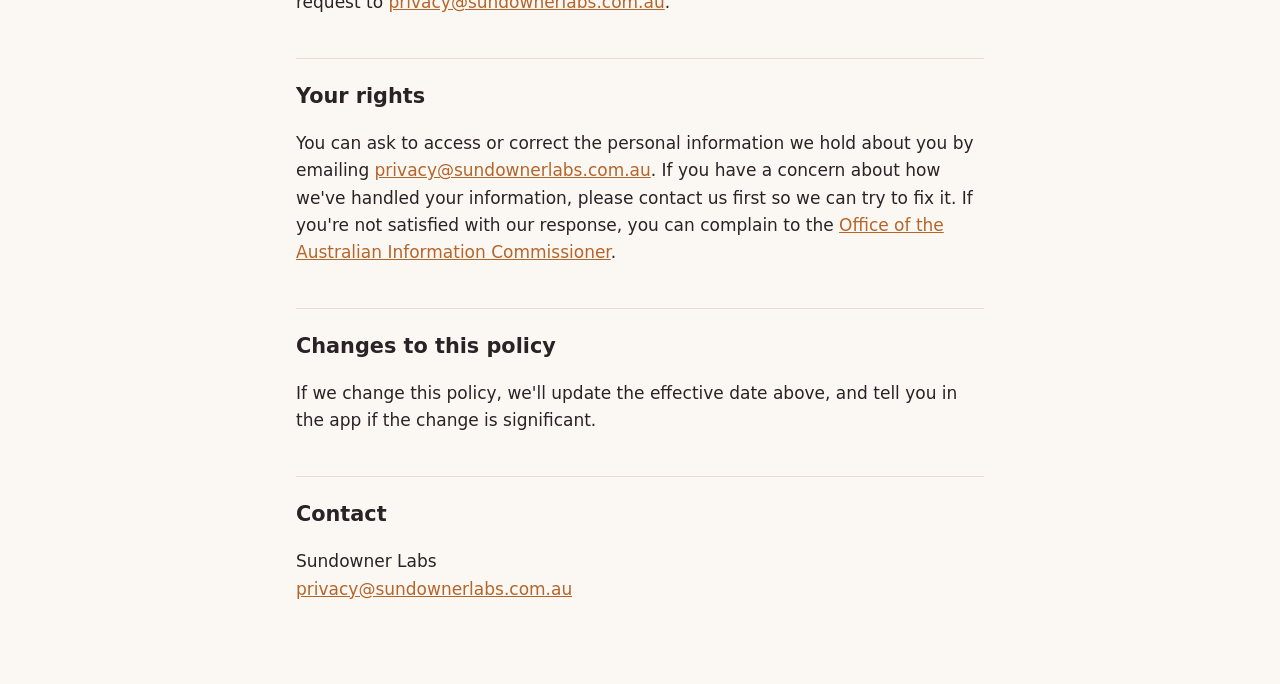
<file: homestack/privacy/index.html>
<!doctype html>
<html lang="en-AU">
<head>
  <meta charset="utf-8">
  <meta name="viewport" content="width=device-width, initial-scale=1">
  <title>Homestack Privacy Policy</title>
  <meta name="description" content="How Homestack, the family calendar app by Sundowner Labs, collects, uses and protects your information.">
  <link rel="stylesheet" href="../../style.css">
</head>
<body>
<main>
  <p class="eyebrow"><a href="../../">Sundowner Labs</a> · Homestack</p>
  <h1>Homestack Privacy Policy</h1>
  <p class="meta">Effective 24 November 2026</p>

  <p>Homestack is a shared family calendar made by Sundowner Labs, an Australian business. This policy explains what
  information Homestack collects, why, who can see it, and the choices you have. We handle personal information in line
  with the Australian Privacy Principles in the <em>Privacy Act 1988</em> (Cth).</p>

  <p class="callout">The short version: Homestack only collects what it needs to run your family's calendar. There are
  no ads, no analytics or tracking tools, and we never sell or share your information for marketing.</p>

  <h2>Information we collect</h2>

  <h3>Your account</h3>
  <ul>
    <li><strong>Adults and teenagers:</strong> your name, email address and password. Passwords are stored only in hashed
    form by our authentication provider; we can't see them. If you sign in with Google, Apple or Microsoft instead, we
    receive your name and email address from them and store no password.</li>
    <li><strong>Children's and calendar-only members:</strong> a household admin can add family members who don't have an
    email address. For these we store a name and, if the admin sets one, a PIN (stored in hashed form). Calendar-only
    members (for example a baby or a pet) can't sign in at all.</li>
    <li><strong>Optional profile details:</strong> a birthdate (used only to show a member's age to the household admin),
    a colour and an emoji picture.</li>
  </ul>

  <h3>What your household adds</h3>
  <ul>
    <li>Calendar events, tasks, rewards and points, shared lists, fridge notes (short notes for the family, which can be
    set to disappear after a chosen day), planned meals and their ingredients, and a bin-night schedule.</li>
    <li>Pocket money (Homestack Plus): how many points make a dollar, and a record of cash an admin says they've paid a
    member, kept as an entry in that member's points. No money moves through Homestack and we store no bank or card
    details for it.</li>
    <li>Invitations, which include the email address of the person being invited. The invite code itself is stored only
    in hashed form.</li>
    <li>Photos you choose as a background or screensaver picture. These are stored privately for your household and are
    only used for that.</li>
  </ul>

  <h3>Connected apps (optional)</h3>
  <p>If you connect your own Daystack account, you give Homestack a personal connection key created in Daystack. The key
  is stored securely on our servers and is never shown to other family members. Homestack uses it only to fetch the
  items you have chosen to share from Daystack, and displays them on your family's calendar. Information only flows from
  Daystack to Homestack, never the other way. You can disconnect at any time in Settings, which deletes the key and the
  shared items from Homestack.</p>
  <p>You can also link a Google, Outlook or iCloud calendar by its private calendar address. The address is stored on
  our servers and never sent back to any device; Homestack uses it only to fetch that calendar's events and show them on
  your family's calendar. Disconnecting deletes the address and the events it brought in.</p>

  <h3>Homestack Plus (optional)</h3>
  <p>If a household admin subscribes to Homestack Plus, the purchase is made through Google Play, which handles the
  payment. We never see or store card or bank details. Our subscription provider, RevenueCat, receives your household's
  Homestack ID (a random identifier, not your name or email address), the purchase details from Google Play (which
  plan, when it started and when it renews or ends) and basic device details (platform, app version and store
  country). We use these only to turn Plus on for your household and to keep it in step with the subscription. You can
  cancel at any time in Google Play.</p>

  <h3>Your devices</h3>
  <p>Each install of the app registers itself with your household so admins can sign out a lost or old device and
  choose which devices children can use a PIN on. For each device we store a random identifier the app creates (only a
  hashed copy is kept on our servers), a name (by default just the platform, such as "Android device", which an admin
  can change), the platform, when it was last used and which members are signed in on it. We don't collect hardware
  identifiers, advertising IDs, the device model or its location. Removing a device, signing out of it, or deleting
  the household deletes these records.</p>

  <h3>Location</h3>
  <p>If you allow it, Homestack uses your device's <strong>approximate</strong> location (rounded to about 1 km) to show
  the local weather forecast. It's only used while the app is open, it's sent to our weather provider (Open-Meteo) to get
  the forecast, and <strong>Homestack does not store it</strong>. Weather is optional; the app works without location
  access.</p>

  <h3>Stored only on your device</h3>
  <p>Display preferences (layout, background, state for public holidays and similar settings) are kept on the device
  itself. To let family members switch who is using a shared tablet, the device also remembers which adult email
  addresses have signed in on it. Passwords are never stored on the device. Reminders for events, bin night and tasks
  are scheduled on the phone itself; nothing about them is sent anywhere.</p>

  <h2>How we use it</h2>
  <p>Only to provide Homestack's features: showing and syncing your household's calendar, tasks, rewards, lists, notes
  and meal plans across your family's devices, letting members sign in, and keeping accounts secure (for example,
  temporarily locking a PIN after repeated wrong attempts, or letting an admin sign out a lost device).</p>

  <h2>Who can see your information</h2>
  <ul>
    <li><strong>Your household.</strong> Calendar events, tasks, lists, rewards and points, fridge notes, planned meals
    and shared Daystack items are visible to the members of your household. Household admins can add, change and remove
    members, and see and manage the household's devices.</li>
    <li><strong>Service providers</strong> who help us run Homestack, only as needed to provide it:
      <ul>
        <li><strong>Supabase</strong> — our database, sign-in and file storage provider. Homestack's data is hosted in
        Sydney, Australia.</li>
        <li><strong>Resend</strong> — delivers Homestack's account emails (confirming a new account and password reset
        codes). It receives your email address and the email it sends, and is based in the United States with servers
        in the United States and Japan.</li>
        <li><strong>Google, Apple and Microsoft</strong> — only if you choose to sign in with them.</li>
        <li><strong>Open-Meteo</strong> — receives an approximate location to return a weather forecast.</li>
        <li><strong>RevenueCat</strong> — manages Homestack Plus subscriptions. It receives your household's Homestack
        ID and purchase details, and is based in the United States.</li>
        <li><strong>Google Play</strong> — distributes the app.</li>
      </ul>
    </li>
    <li>We may disclose information if required by Australian law.</li>
  </ul>
  <p>RevenueCat stores subscription details in the United States. Resend handles your email address in the United
  States and Japan when it sends you an account email. Everything else Homestack stores is hosted in Sydney,
  Australia.</p>
  <p>We do not sell personal information, and we do not use it for advertising.</p>

  <h2>Children</h2>
  <p>You must be 13 or older to create your own Homestack account, and teenagers join a household only when invited by
  its admin. Homestack is designed to be set up and managed by adults for their family. Accounts for children under 13
  can only be created
  by a household admin (a parent or guardian), and we collect as little as possible about them: a name, and optionally a
  PIN, a birthdate, a colour and a picture. If you believe a child's information has been added without a parent's or
  guardian's consent, contact us and we will delete it.</p>

  <h2>Security</h2>
  <p>Information is encrypted in transit. Access is restricted so that each household can only see its own data, and
  sensitive values such as passwords, PINs and connection keys are never exposed to other users. No system is perfectly
  secure, but we work to protect your information and will notify affected users and the Office of the Australian
  Information Commissioner where required by the Notifiable Data Breaches scheme.</p>

  <h2>Keeping and deleting your information</h2>
  <p>We keep your information while your account is active. A household admin can remove a member from the household in
  the app, and anyone can remove their own fridge notes. You can delete your own account in the mobile app under
  <strong>Security → Delete account</strong>; it's deleted straight away. If you're your household's last admin, a
  member aged 18 or over (by their birthdate) becomes the admin and the household carries on; if there is nobody aged
  18 or over, the household, its photos and its children's accounts are deleted too. Failed PIN attempts are recorded
  only to lock out repeated guessing.</p>
  <p>To delete a family member's account or your whole household without the app, email us at
  <a href="mailto:privacy@sundownerlabs.com.au">privacy@sundownerlabs.com.au</a> from the email address on the account,
  or see <a href="../delete-account/">Delete your Homestack account</a>. We will confirm and complete the deletion within
  30 days. Removing the app from a device deletes the settings stored on that device.</p>
  <p>Deleting your account doesn't cancel a Google Play subscription; cancel it in Google Play first. Subscription
  records held by RevenueCat are deleted on request to
  <a href="mailto:privacy@sundownerlabs.com.au">privacy@sundownerlabs.com.au</a>.</p>

  <h2>Your rights</h2>
  <p>You can ask to access or correct the personal information we hold about you by emailing
  <a href="mailto:privacy@sundownerlabs.com.au">privacy@sundownerlabs.com.au</a>. If you have a concern about how we've
  handled your information, please contact us first so we can try to fix it. If you're not satisfied with our response,
  you can complain to the <a href="https://www.oaic.gov.au/">Office of the Australian Information Commissioner</a>.</p>

  <h2>Changes to this policy</h2>
  <p>If we change this policy, we'll update the effective date above, and tell you in the app if the change is
  significant.</p>

  <h2>Contact</h2>
  <p>Sundowner Labs<br>
  <a href="mailto:privacy@sundownerlabs.com.au">privacy@sundownerlabs.com.au</a></p>
</main>
</body>
</html>
</file>
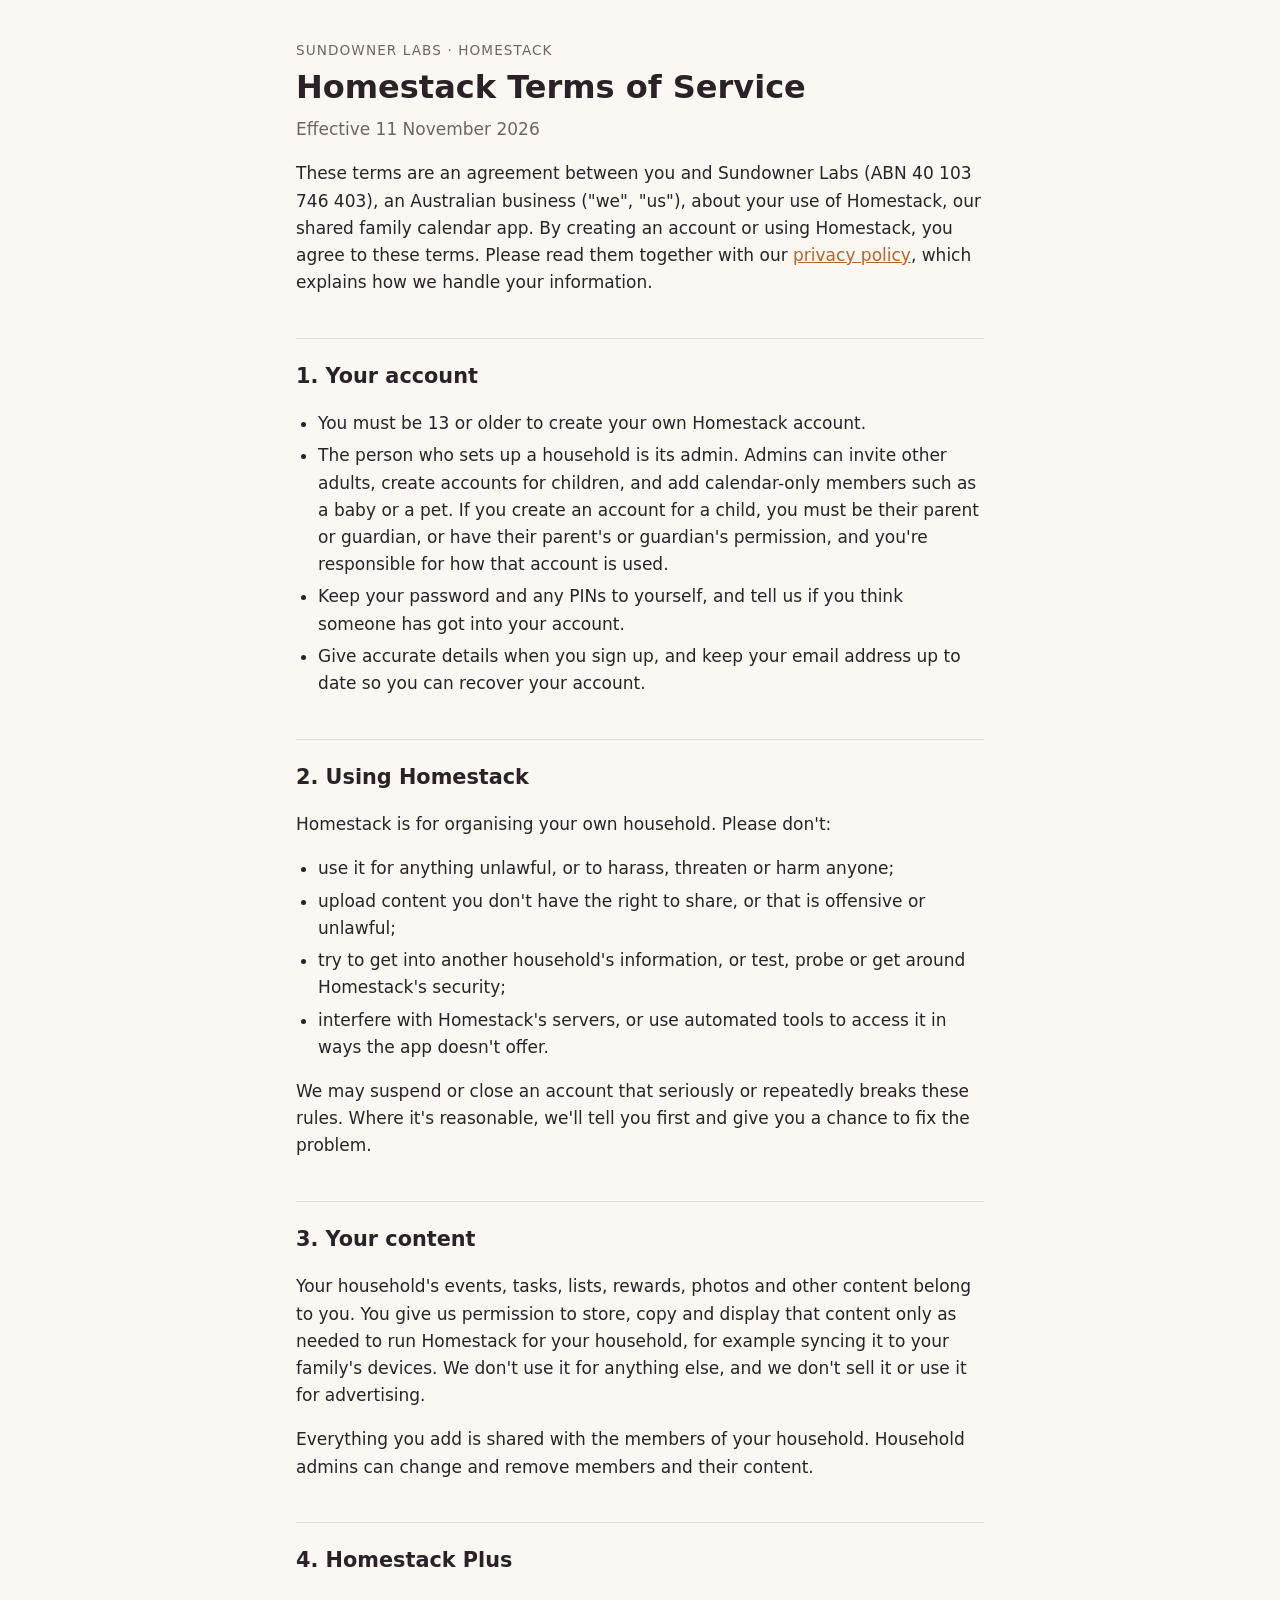
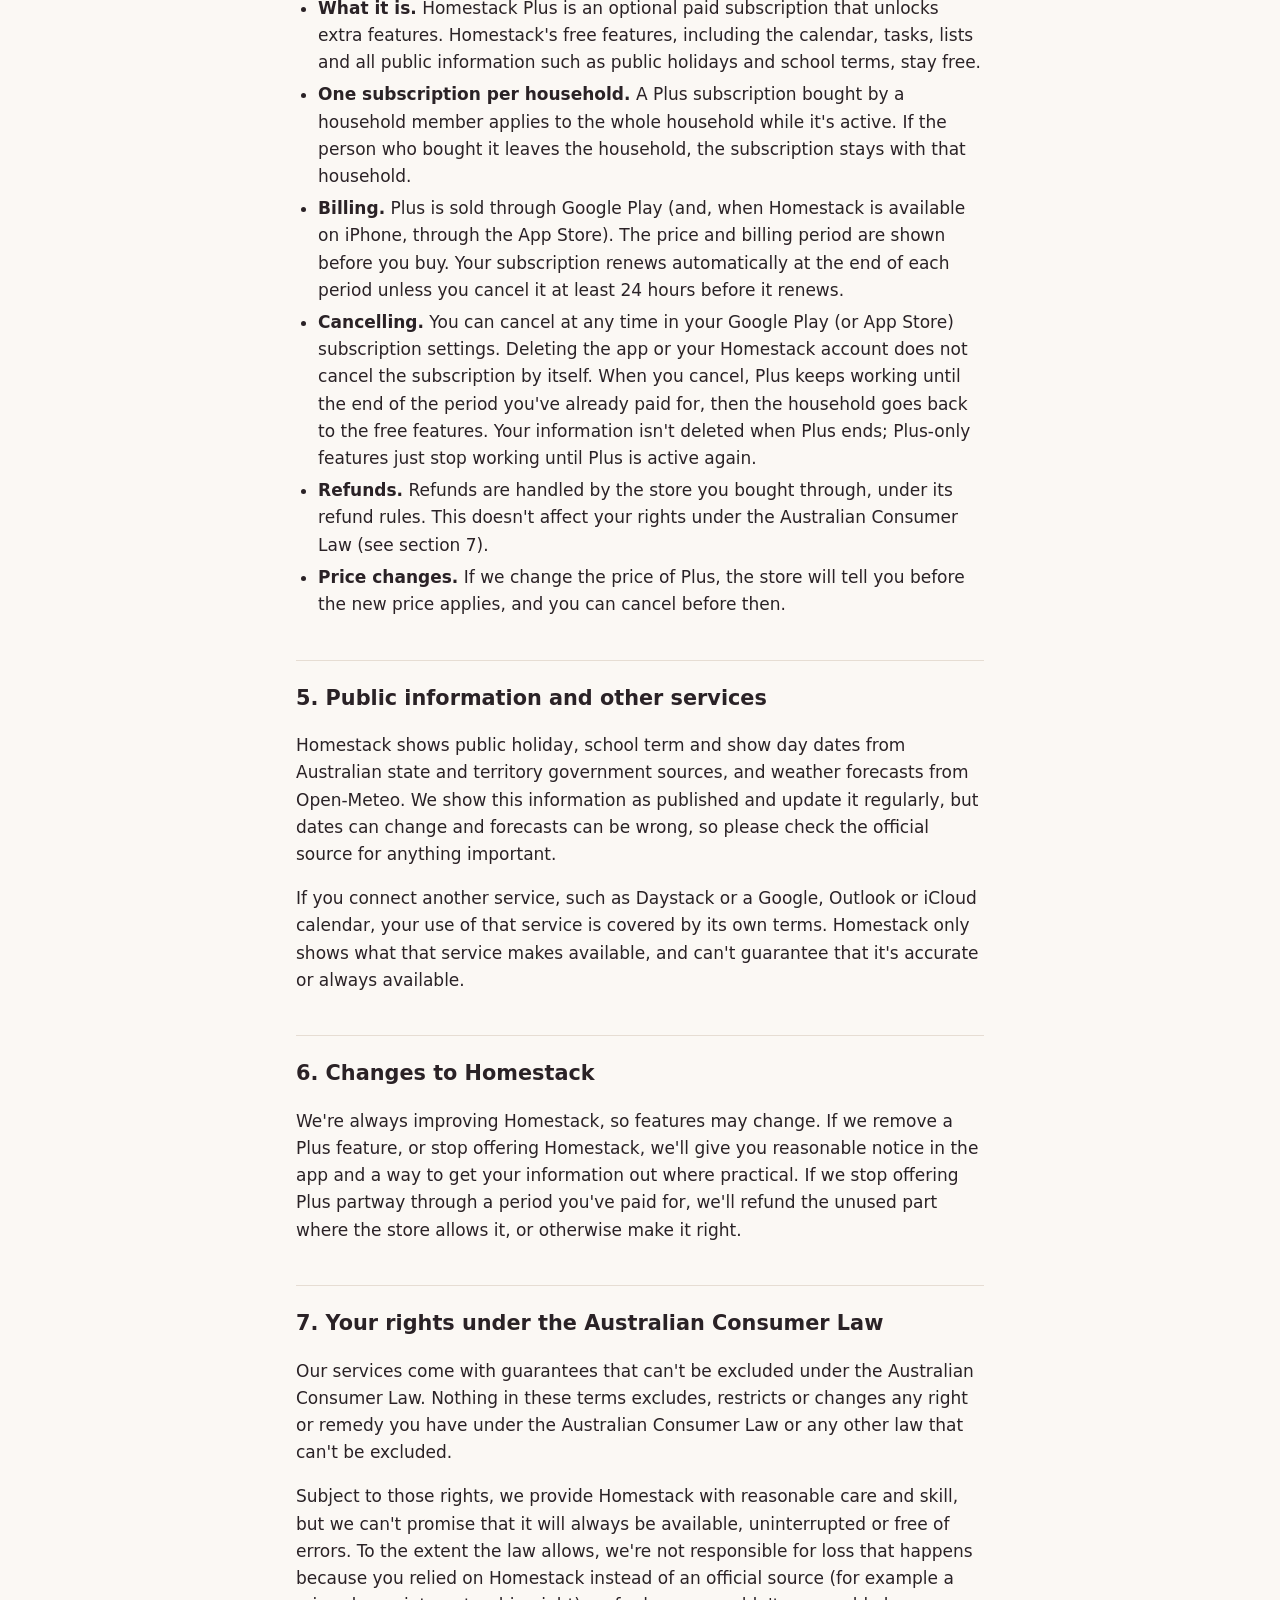
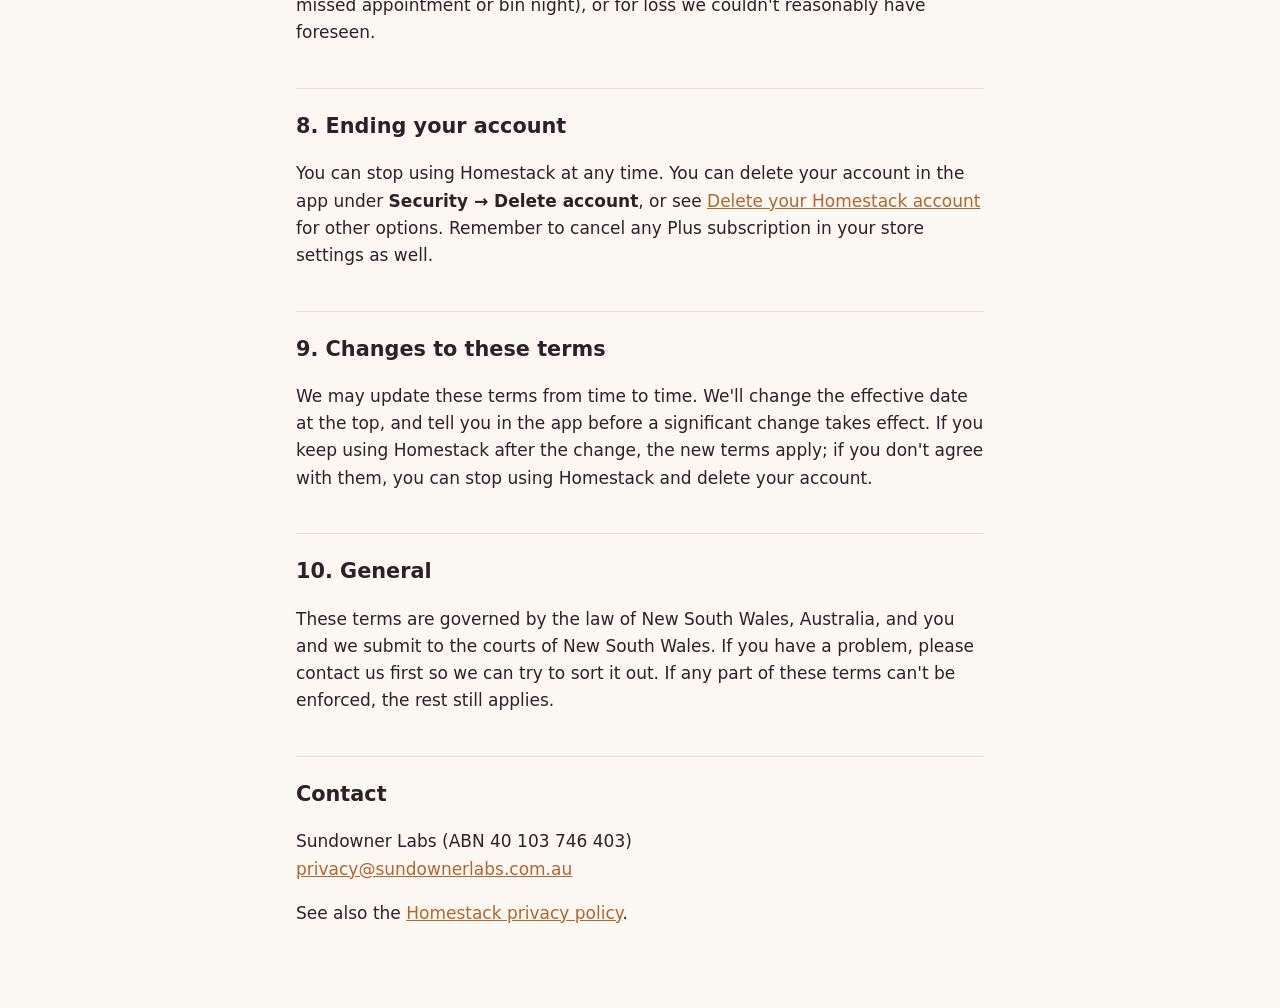
<file: homestack/terms/index.html>
<!doctype html>
<html lang="en-AU">
<head>
  <meta charset="utf-8">
  <meta name="viewport" content="width=device-width, initial-scale=1">
  <title>Homestack Terms of Service</title>
  <meta name="description" content="The terms for using Homestack, the family calendar app by Sundowner Labs, including Homestack Plus subscriptions.">
  <link rel="stylesheet" href="../../style.css">
</head>
<body>
<main>
  <p class="eyebrow"><a href="../../">Sundowner Labs</a> · Homestack</p>
  <h1>Homestack Terms of Service</h1>
  <p class="meta">Effective 11 November 2026</p>

  <p>These terms are an agreement between you and Sundowner Labs (ABN 40 103 746 403), an Australian business
  ("we", "us"), about your use of Homestack, our shared family calendar app. By creating an account or using Homestack,
  you agree to these terms. Please read them together with our <a href="../privacy/">privacy policy</a>, which explains
  how we handle your information.</p>

  <h2>1. Your account</h2>
  <ul>
    <li>You must be 13 or older to create your own Homestack account.</li>
    <li>The person who sets up a household is its admin. Admins can invite other adults, create accounts for children,
    and add calendar-only members such as a baby or a pet. If you create an account for a child, you must be their parent
    or guardian, or have their parent's or guardian's permission, and you're responsible for how that account is used.</li>
    <li>Keep your password and any PINs to yourself, and tell us if you think someone has got into your account.</li>
    <li>Give accurate details when you sign up, and keep your email address up to date so you can recover your account.</li>
  </ul>

  <h2>2. Using Homestack</h2>
  <p>Homestack is for organising your own household. Please don't:</p>
  <ul>
    <li>use it for anything unlawful, or to harass, threaten or harm anyone;</li>
    <li>upload content you don't have the right to share, or that is offensive or unlawful;</li>
    <li>try to get into another household's information, or test, probe or get around Homestack's security;</li>
    <li>interfere with Homestack's servers, or use automated tools to access it in ways the app doesn't offer.</li>
  </ul>
  <p>We may suspend or close an account that seriously or repeatedly breaks these rules. Where it's reasonable, we'll
  tell you first and give you a chance to fix the problem.</p>

  <h2>3. Your content</h2>
  <p>Your household's events, tasks, lists, rewards, photos and other content belong to you. You give us permission to
  store, copy and display that content only as needed to run Homestack for your household, for example syncing it to
  your family's devices. We don't use it for anything else, and we don't sell it or use it for advertising.</p>
  <p>Everything you add is shared with the members of your household. Household admins can change and remove members
  and their content.</p>

  <h2>4. Homestack Plus</h2>
  <ul>
    <li><strong>What it is.</strong> Homestack Plus is an optional paid subscription that unlocks extra features. Homestack's
    free features, including the calendar, tasks, lists and all public information such as public holidays and school
    terms, stay free.</li>
    <li><strong>One subscription per household.</strong> A Plus subscription bought by a household member applies to the
    whole household while it's active. If the person who bought it leaves the household, the subscription stays with that
    household.</li>
    <li><strong>Billing.</strong> Plus is sold through Google Play (and, when Homestack is available on iPhone, through
    the App Store). The price and billing period are shown before you buy. Your subscription renews automatically at the
    end of each period unless you cancel it at least 24 hours before it renews.</li>
    <li><strong>Cancelling.</strong> You can cancel at any time in your Google Play (or App Store) subscription settings.
    Deleting the app or your Homestack account does not cancel the subscription by itself. When you cancel, Plus keeps
    working until the end of the period you've already paid for, then the household goes back to the free features.
    Your information isn't deleted when Plus ends; Plus-only features just stop working until Plus is active again.</li>
    <li><strong>Refunds.</strong> Refunds are handled by the store you bought through, under its refund rules. This doesn't
    affect your rights under the Australian Consumer Law (see section 7).</li>
    <li><strong>Price changes.</strong> If we change the price of Plus, the store will tell you before the new price applies,
    and you can cancel before then.</li>
  </ul>

  <h2>5. Public information and other services</h2>
  <p>Homestack shows public holiday, school term and show day dates from Australian state and territory government
  sources, and weather forecasts from Open-Meteo. We show this information as published and update it regularly, but
  dates can change and forecasts can be wrong, so please check the official source for anything important.</p>
  <p>If you connect another service, such as Daystack or a Google, Outlook or iCloud calendar, your use of that service is
  covered by its own terms. Homestack only shows what that service makes available, and can't guarantee that it's
  accurate or always available.</p>

  <h2>6. Changes to Homestack</h2>
  <p>We're always improving Homestack, so features may change. If we remove a Plus feature, or stop offering Homestack,
  we'll give you reasonable notice in the app and a way to get your information out where practical. If we stop offering
  Plus partway through a period you've paid for, we'll refund the unused part where the store allows it, or otherwise
  make it right.</p>

  <h2>7. Your rights under the Australian Consumer Law</h2>
  <p>Our services come with guarantees that can't be excluded under the Australian Consumer Law. Nothing in these terms
  excludes, restricts or changes any right or remedy you have under the Australian Consumer Law or any other law that
  can't be excluded.</p>
  <p>Subject to those rights, we provide Homestack with reasonable care and skill, but we can't promise that it will
  always be available, uninterrupted or free of errors. To the extent the law allows, we're not responsible for loss
  that happens because you relied on Homestack instead of an official source (for example a missed appointment or bin
  night), or for loss we couldn't reasonably have foreseen.</p>

  <h2>8. Ending your account</h2>
  <p>You can stop using Homestack at any time. You can delete your account in the app under
  <strong>Security → Delete account</strong>, or see <a href="../delete-account/">Delete your Homestack account</a> for
  other options. Remember to cancel any Plus subscription in your store settings as well.</p>

  <h2>9. Changes to these terms</h2>
  <p>We may update these terms from time to time. We'll change the effective date at the top, and tell you in the app
  before a significant change takes effect. If you keep using Homestack after the change, the new terms apply; if you
  don't agree with them, you can stop using Homestack and delete your account.</p>

  <h2>10. General</h2>
  <p>These terms are governed by the law of New South Wales, Australia, and you and we submit to the courts of New South
  Wales. If you have a problem, please contact us first so we can try to sort it out. If any part of these terms can't be
  enforced, the rest still applies.</p>

  <h2>Contact</h2>
  <p>Sundowner Labs (ABN 40 103 746 403)<br>
  <a href="mailto:privacy@sundownerlabs.com.au?subject=Homestack%20terms">privacy@sundownerlabs.com.au</a></p>

  <p>See also the <a href="../privacy/">Homestack privacy policy</a>.</p>
</main>
</body>
</html>
</file>
<file: style.css>
:root {
  --bg: #fbf8f4;
  --text: #2a2226;
  --muted: #6f655e;
  --accent: #b5652a;
  --callout-bg: #f6ead9;
  --rule: #e6ddd3;
}

@media (prefers-color-scheme: dark) {
  :root {
    --bg: #171317;
    --text: #f3eadf;
    --muted: #b8a99b;
    --accent: #f0ac6d;
    --callout-bg: #2a2126;
    --rule: #3a3036;
  }
}

* { box-sizing: border-box; }

body {
  margin: 0;
  background: var(--bg);
  color: var(--text);
  font: 17px/1.6 system-ui, -apple-system, "Segoe UI", Roboto, sans-serif;
}

main {
  max-width: 720px;
  margin: 0 auto;
  padding: 40px 16px 64px;
}

h1 { font-size: 2rem; line-height: 1.2; margin: 0.2em 0 0.3em; }
h2 { font-size: 1.3rem; margin-top: 2em; padding-top: 1em; border-top: 1px solid var(--rule); }
h3 { font-size: 1.05rem; margin-bottom: 0.3em; }

a { color: var(--accent); }

.eyebrow { color: var(--muted); font-size: 0.85rem; text-transform: uppercase; letter-spacing: 0.08em; margin: 0; }
.eyebrow a { color: inherit; text-decoration: none; }
.meta { color: var(--muted); margin-top: 0; }

.callout {
  background: var(--callout-bg);
  border-left: 4px solid var(--accent);
  padding: 12px 16px;
  border-radius: 6px;
}

ul { padding-left: 1.3em; }
li { margin: 0.3em 0; }
</file>
